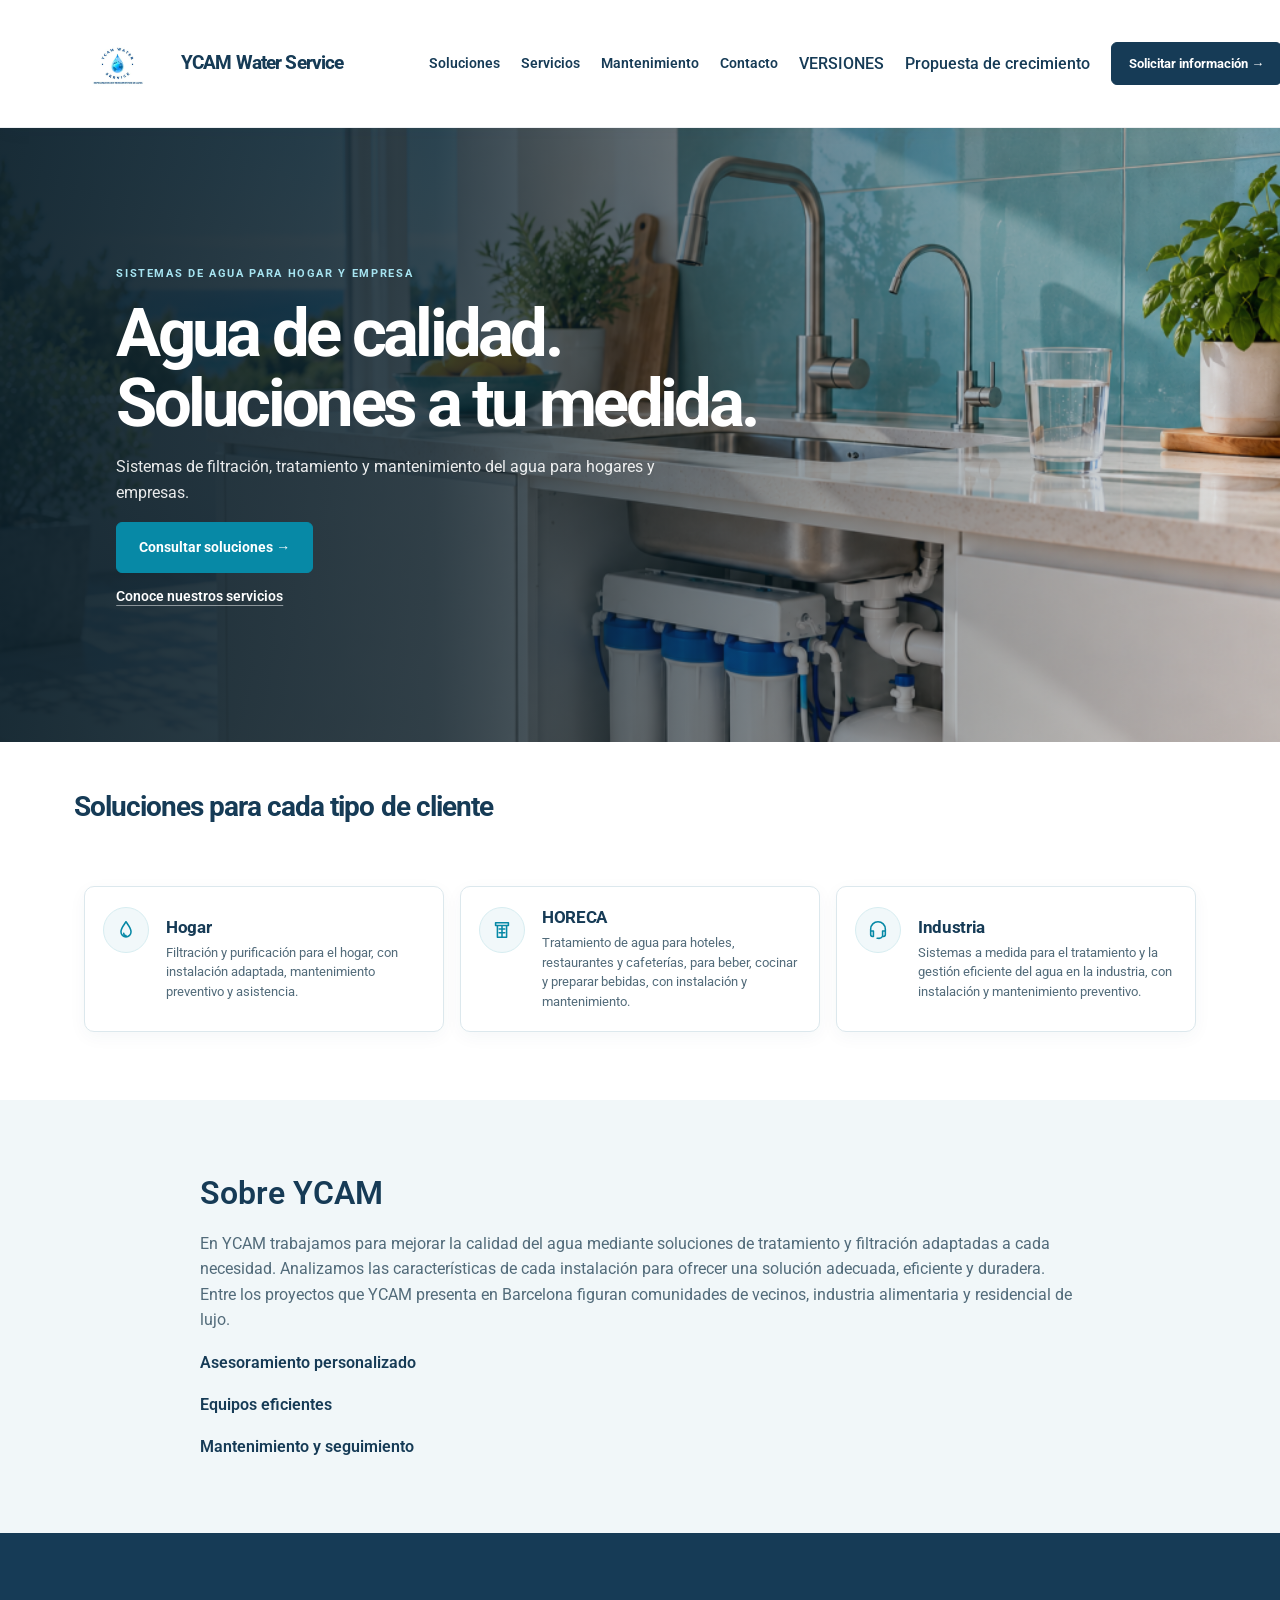
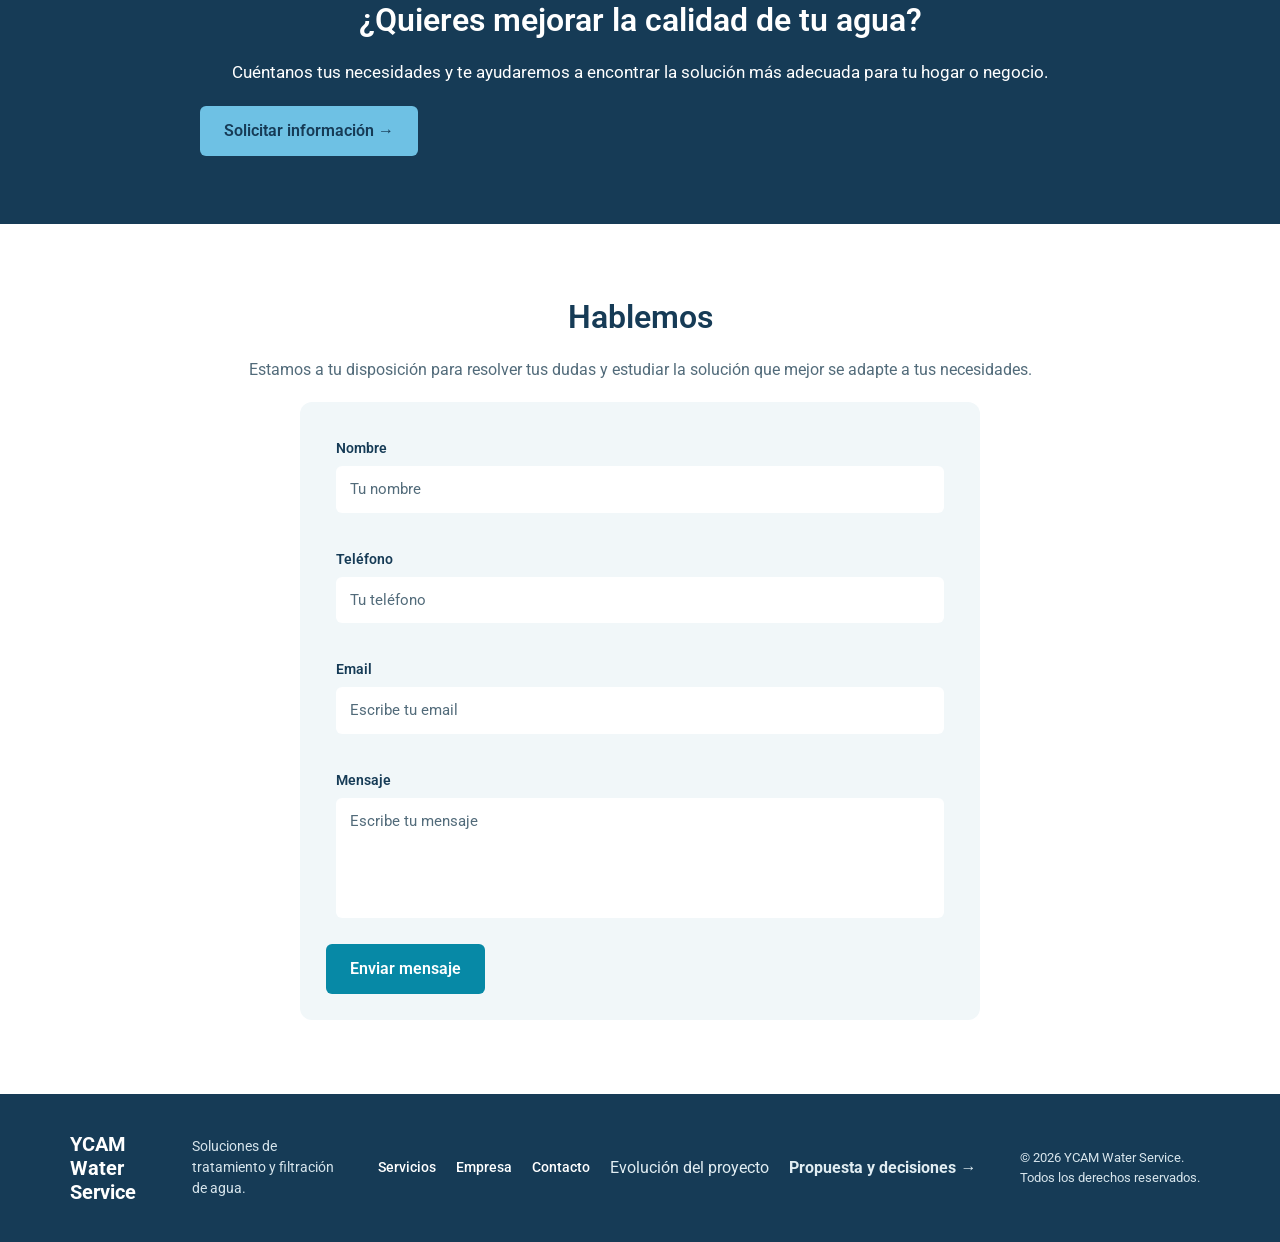
<file: docs/index.html>
<!DOCTYPE html>
<html lang="en-US">
<head>
	<meta charset="UTF-8">
		<title>YCAM Water Service</title>
<meta name='robots' content='max-image-preview:large' />
<script>Object.defineProperty(window,"angiePlugin",{value:{"schemaVersion":1,"available":true,"version":"1.1.19"},writable:false,configurable:false});</script><style id="wp-img-auto-sizes-contain-inline-css">
img:is([sizes=auto i],[sizes^="auto," i]){contain-intrinsic-size:3000px 1500px}
/*# sourceURL=wp-img-auto-sizes-contain-inline-css */
</style>
<style id="wp-emoji-styles-inline-css">

	img.wp-smiley, img.emoji {
		display: inline !important;
		border: none !important;
		box-shadow: none !important;
		height: 1em !important;
		width: 1em !important;
		margin: 0 0.07em !important;
		vertical-align: -0.1em !important;
		background: none !important;
		padding: 0 !important;
	}
/*# sourceURL=wp-emoji-styles-inline-css */
</style>
<style id="global-styles-inline-css">
:root{--wp--preset--aspect-ratio--square: 1;--wp--preset--aspect-ratio--4-3: 4/3;--wp--preset--aspect-ratio--3-4: 3/4;--wp--preset--aspect-ratio--3-2: 3/2;--wp--preset--aspect-ratio--2-3: 2/3;--wp--preset--aspect-ratio--16-9: 16/9;--wp--preset--aspect-ratio--9-16: 9/16;--wp--preset--color--black: #000000;--wp--preset--color--cyan-bluish-gray: #abb8c3;--wp--preset--color--white: #ffffff;--wp--preset--color--pale-pink: #f78da7;--wp--preset--color--vivid-red: #cf2e2e;--wp--preset--color--luminous-vivid-orange: #ff6900;--wp--preset--color--luminous-vivid-amber: #fcb900;--wp--preset--color--light-green-cyan: #7bdcb5;--wp--preset--color--vivid-green-cyan: #00d084;--wp--preset--color--pale-cyan-blue: #8ed1fc;--wp--preset--color--vivid-cyan-blue: #0693e3;--wp--preset--color--vivid-purple: #9b51e0;--wp--preset--gradient--vivid-cyan-blue-to-vivid-purple: linear-gradient(135deg,rgb(6,147,227) 0%,rgb(155,81,224) 100%);--wp--preset--gradient--light-green-cyan-to-vivid-green-cyan: linear-gradient(135deg,rgb(122,220,180) 0%,rgb(0,208,130) 100%);--wp--preset--gradient--luminous-vivid-amber-to-luminous-vivid-orange: linear-gradient(135deg,rgb(252,185,0) 0%,rgb(255,105,0) 100%);--wp--preset--gradient--luminous-vivid-orange-to-vivid-red: linear-gradient(135deg,rgb(255,105,0) 0%,rgb(207,46,46) 100%);--wp--preset--gradient--very-light-gray-to-cyan-bluish-gray: linear-gradient(135deg,rgb(238,238,238) 0%,rgb(169,184,195) 100%);--wp--preset--gradient--cool-to-warm-spectrum: linear-gradient(135deg,rgb(74,234,220) 0%,rgb(151,120,209) 20%,rgb(207,42,186) 40%,rgb(238,44,130) 60%,rgb(251,105,98) 80%,rgb(254,248,76) 100%);--wp--preset--gradient--blush-light-purple: linear-gradient(135deg,rgb(255,206,236) 0%,rgb(152,150,240) 100%);--wp--preset--gradient--blush-bordeaux: linear-gradient(135deg,rgb(254,205,165) 0%,rgb(254,45,45) 50%,rgb(107,0,62) 100%);--wp--preset--gradient--luminous-dusk: linear-gradient(135deg,rgb(255,203,112) 0%,rgb(199,81,192) 50%,rgb(65,88,208) 100%);--wp--preset--gradient--pale-ocean: linear-gradient(135deg,rgb(255,245,203) 0%,rgb(182,227,212) 50%,rgb(51,167,181) 100%);--wp--preset--gradient--electric-grass: linear-gradient(135deg,rgb(202,248,128) 0%,rgb(113,206,126) 100%);--wp--preset--gradient--midnight: linear-gradient(135deg,rgb(2,3,129) 0%,rgb(40,116,252) 100%);--wp--preset--font-size--small: 13px;--wp--preset--font-size--medium: 20px;--wp--preset--font-size--large: 36px;--wp--preset--font-size--x-large: 42px;--wp--preset--spacing--20: 0.44rem;--wp--preset--spacing--30: 0.67rem;--wp--preset--spacing--40: 1rem;--wp--preset--spacing--50: 1.5rem;--wp--preset--spacing--60: 2.25rem;--wp--preset--spacing--70: 3.38rem;--wp--preset--spacing--80: 5.06rem;--wp--preset--shadow--natural: 6px 6px 9px rgba(0, 0, 0, 0.2);--wp--preset--shadow--deep: 12px 12px 50px rgba(0, 0, 0, 0.4);--wp--preset--shadow--sharp: 6px 6px 0px rgba(0, 0, 0, 0.2);--wp--preset--shadow--outlined: 6px 6px 0px -3px rgb(255, 255, 255), 6px 6px rgb(0, 0, 0);--wp--preset--shadow--crisp: 6px 6px 0px rgb(0, 0, 0);}.wp-block-button{--wp--preset--dimension--25: 25%;--wp--preset--dimension--50: 50%;--wp--preset--dimension--75: 75%;--wp--preset--dimension--100: 100%;}:root { --wp--style--global--content-size: 800px;--wp--style--global--wide-size: 1200px; }:where(body) { margin: 0; }.wp-site-blocks > .alignleft { float: left; margin-right: 2em; }.wp-site-blocks > .alignright { float: right; margin-left: 2em; }.wp-site-blocks > .aligncenter { justify-content: center; margin-left: auto; margin-right: auto; }:where(.wp-site-blocks) > * { margin-block-start: 24px; margin-block-end: 0; }:where(.wp-site-blocks) > :first-child { margin-block-start: 0; }:where(.wp-site-blocks) > :last-child { margin-block-end: 0; }:root { --wp--style--block-gap: 24px; }:root :where(.is-layout-flow) > :first-child{margin-block-start: 0;}:root :where(.is-layout-flow) > :last-child{margin-block-end: 0;}:root :where(.is-layout-flow) > *{margin-block-start: 24px;margin-block-end: 0;}:root :where(.is-layout-constrained) > :first-child{margin-block-start: 0;}:root :where(.is-layout-constrained) > :last-child{margin-block-end: 0;}:root :where(.is-layout-constrained) > *{margin-block-start: 24px;margin-block-end: 0;}:root :where(.is-layout-flex){gap: 24px;}:root :where(.is-layout-grid){gap: 24px;}.is-layout-flow > .alignleft{float: left;margin-inline-start: 0;margin-inline-end: 2em;}.is-layout-flow > .alignright{float: right;margin-inline-start: 2em;margin-inline-end: 0;}.is-layout-flow > .aligncenter{margin-left: auto !important;margin-right: auto !important;}.is-layout-constrained > .alignleft{float: left;margin-inline-start: 0;margin-inline-end: 2em;}.is-layout-constrained > .alignright{float: right;margin-inline-start: 2em;margin-inline-end: 0;}.is-layout-constrained > .aligncenter{margin-left: auto !important;margin-right: auto !important;}.is-layout-constrained > :where(:not(.alignleft):not(.alignright):not(.alignfull)){max-width: var(--wp--style--global--content-size);margin-left: auto !important;margin-right: auto !important;}.is-layout-constrained > .alignwide{max-width: var(--wp--style--global--wide-size);}body .is-layout-flex{display: flex;}.is-layout-flex{flex-wrap: wrap;align-items: center;}.is-layout-flex > :is(*, div){margin: 0;}body .is-layout-grid{display: grid;}.is-layout-grid > :is(*, div){margin: 0;}body{padding-top: 0px;padding-right: 0px;padding-bottom: 0px;padding-left: 0px;}:root :where(.wp-element-button, .wp-block-button__link){background-color: #32373c;border-width: 0;color: #fff;font-family: inherit;font-size: inherit;font-style: inherit;font-weight: inherit;letter-spacing: inherit;line-height: inherit;padding-top: calc(0.667em + 2px);padding-right: calc(1.333em + 2px);padding-bottom: calc(0.667em + 2px);padding-left: calc(1.333em + 2px);text-decoration: none;text-transform: inherit;}.has-black-color{color: var(--wp--preset--color--black) !important;}.has-cyan-bluish-gray-color{color: var(--wp--preset--color--cyan-bluish-gray) !important;}.has-white-color{color: var(--wp--preset--color--white) !important;}.has-pale-pink-color{color: var(--wp--preset--color--pale-pink) !important;}.has-vivid-red-color{color: var(--wp--preset--color--vivid-red) !important;}.has-luminous-vivid-orange-color{color: var(--wp--preset--color--luminous-vivid-orange) !important;}.has-luminous-vivid-amber-color{color: var(--wp--preset--color--luminous-vivid-amber) !important;}.has-light-green-cyan-color{color: var(--wp--preset--color--light-green-cyan) !important;}.has-vivid-green-cyan-color{color: var(--wp--preset--color--vivid-green-cyan) !important;}.has-pale-cyan-blue-color{color: var(--wp--preset--color--pale-cyan-blue) !important;}.has-vivid-cyan-blue-color{color: var(--wp--preset--color--vivid-cyan-blue) !important;}.has-vivid-purple-color{color: var(--wp--preset--color--vivid-purple) !important;}.has-black-background-color{background-color: var(--wp--preset--color--black) !important;}.has-cyan-bluish-gray-background-color{background-color: var(--wp--preset--color--cyan-bluish-gray) !important;}.has-white-background-color{background-color: var(--wp--preset--color--white) !important;}.has-pale-pink-background-color{background-color: var(--wp--preset--color--pale-pink) !important;}.has-vivid-red-background-color{background-color: var(--wp--preset--color--vivid-red) !important;}.has-luminous-vivid-orange-background-color{background-color: var(--wp--preset--color--luminous-vivid-orange) !important;}.has-luminous-vivid-amber-background-color{background-color: var(--wp--preset--color--luminous-vivid-amber) !important;}.has-light-green-cyan-background-color{background-color: var(--wp--preset--color--light-green-cyan) !important;}.has-vivid-green-cyan-background-color{background-color: var(--wp--preset--color--vivid-green-cyan) !important;}.has-pale-cyan-blue-background-color{background-color: var(--wp--preset--color--pale-cyan-blue) !important;}.has-vivid-cyan-blue-background-color{background-color: var(--wp--preset--color--vivid-cyan-blue) !important;}.has-vivid-purple-background-color{background-color: var(--wp--preset--color--vivid-purple) !important;}.has-black-border-color{border-color: var(--wp--preset--color--black) !important;}.has-cyan-bluish-gray-border-color{border-color: var(--wp--preset--color--cyan-bluish-gray) !important;}.has-white-border-color{border-color: var(--wp--preset--color--white) !important;}.has-pale-pink-border-color{border-color: var(--wp--preset--color--pale-pink) !important;}.has-vivid-red-border-color{border-color: var(--wp--preset--color--vivid-red) !important;}.has-luminous-vivid-orange-border-color{border-color: var(--wp--preset--color--luminous-vivid-orange) !important;}.has-luminous-vivid-amber-border-color{border-color: var(--wp--preset--color--luminous-vivid-amber) !important;}.has-light-green-cyan-border-color{border-color: var(--wp--preset--color--light-green-cyan) !important;}.has-vivid-green-cyan-border-color{border-color: var(--wp--preset--color--vivid-green-cyan) !important;}.has-pale-cyan-blue-border-color{border-color: var(--wp--preset--color--pale-cyan-blue) !important;}.has-vivid-cyan-blue-border-color{border-color: var(--wp--preset--color--vivid-cyan-blue) !important;}.has-vivid-purple-border-color{border-color: var(--wp--preset--color--vivid-purple) !important;}.has-vivid-cyan-blue-to-vivid-purple-gradient-background{background: var(--wp--preset--gradient--vivid-cyan-blue-to-vivid-purple) !important;}.has-light-green-cyan-to-vivid-green-cyan-gradient-background{background: var(--wp--preset--gradient--light-green-cyan-to-vivid-green-cyan) !important;}.has-luminous-vivid-amber-to-luminous-vivid-orange-gradient-background{background: var(--wp--preset--gradient--luminous-vivid-amber-to-luminous-vivid-orange) !important;}.has-luminous-vivid-orange-to-vivid-red-gradient-background{background: var(--wp--preset--gradient--luminous-vivid-orange-to-vivid-red) !important;}.has-very-light-gray-to-cyan-bluish-gray-gradient-background{background: var(--wp--preset--gradient--very-light-gray-to-cyan-bluish-gray) !important;}.has-cool-to-warm-spectrum-gradient-background{background: var(--wp--preset--gradient--cool-to-warm-spectrum) !important;}.has-blush-light-purple-gradient-background{background: var(--wp--preset--gradient--blush-light-purple) !important;}.has-blush-bordeaux-gradient-background{background: var(--wp--preset--gradient--blush-bordeaux) !important;}.has-luminous-dusk-gradient-background{background: var(--wp--preset--gradient--luminous-dusk) !important;}.has-pale-ocean-gradient-background{background: var(--wp--preset--gradient--pale-ocean) !important;}.has-electric-grass-gradient-background{background: var(--wp--preset--gradient--electric-grass) !important;}.has-midnight-gradient-background{background: var(--wp--preset--gradient--midnight) !important;}.has-small-font-size{font-size: var(--wp--preset--font-size--small) !important;}.has-medium-font-size{font-size: var(--wp--preset--font-size--medium) !important;}.has-large-font-size{font-size: var(--wp--preset--font-size--large) !important;}.has-x-large-font-size{font-size: var(--wp--preset--font-size--x-large) !important;}
:root :where(.wp-block-icon svg){width: 24px;}
:root :where(.wp-block-pullquote){font-size: 1.5em;line-height: 1.6;}
/*# sourceURL=global-styles-inline-css */
</style>
<link rel='stylesheet' id='hello-elementor-css' href='wp-content/themes/hello-elementor/assets/css/reset.css?ver=3.5.1' media='all' />
<link rel='stylesheet' id='hello-elementor-theme-style-css' href='wp-content/themes/hello-elementor/assets/css/theme.css?ver=3.5.1' media='all' />
<link rel='stylesheet' id='hello-elementor-header-footer-css' href='wp-content/themes/hello-elementor/assets/css/header-footer.css?ver=3.5.1' media='all' />
<link rel='stylesheet' id='elementor-frontend-css' href='wp-content/plugins/elementor/assets/css/frontend.min.css?ver=4.3.4' media='all' />
<style id="elementor-frontend-inline-css">
.e-heading-base a, .e-paragraph-base a { all: unset; cursor: pointer; }form[data-element_type="e-form"].form-state-success [data-element_type="e-form-success-message"],form[data-element_type="e-form"].form-state-error [data-element_type="e-form-error-message"]{ display: block; }.elementor-edit-mode [data-element_type="e-form-success-message"]:is(.elementor-element-editable, :has(.elementor-element-editable), :has(> .elementor-empty-view)),.elementor-edit-mode [data-element_type="e-form-error-message"]:is(.elementor-element-editable, :has(.elementor-element-editable), :has(> .elementor-empty-view)){ display: block; }.e-background-video { position: relative; overflow: hidden; }.e-background-video__media { position: absolute; inset: 0; width: 100%; height: 100%; object-fit: cover; pointer-events: none; z-index: 0; }.e-background-video__content { position: relative; z-index: 1; flex: 1 1 auto; }.elementor-edit-mode .e-background-video__content.e-atomic-element:has(> .elementor-empty-view) { display: flex; flex-direction: column; flex: 1 1 auto; min-height: 0; }.elementor-edit-mode .e-background-video__content.e-atomic-element:has(> .elementor-empty-view) > .elementor-empty-view.elementor-empty-view { position: relative; flex: 1 1 auto; min-height: 120px; height: auto; width: 100%; }.elementor-edit-mode .e-background-video__content.e-atomic-element:has(> .elementor-empty-view) > .elementor-empty-view > .elementor-first-add { position: absolute; inset: 0; width: 100%; height: 100%; }.e-background-video__controls { z-index: 2; }.e-background-video__play, .e-background-video__pause { appearance: none; -webkit-appearance: none; }.e-background-video.e-background-video--playing .e-background-video__play { display: none; }.e-background-video.e-background-video--paused .e-background-video__pause { display: none; }.e-background-video:not(.e-background-video--playing):not(.e-background-video--paused) .e-background-video__controls,.e-background-video:not(.e-background-video--playing):not(.e-background-video--paused) .e-background-video__play,.e-background-video:not(.e-background-video--playing):not(.e-background-video--paused) .e-background-video__pause { display: none; }.e-accordion-item-header-base { list-style: none; }.e-accordion-item-header-base::-webkit-details-marker { display: none; }.e-accordion-item-base { interpolate-size: allow-keywords; }.e-accordion-item-base::details-content {block-size: 0; overflow: hidden;transition: block-size .3s ease, content-visibility .3s ease allow-discrete;}.e-accordion-item-base[open]::details-content { block-size: auto; }.e-accordion-item-icon-base.e-accordion-item-icon-base .e-svg-base { width: auto; height: 100%; max-width: 100%; }.e-accordion-item-icon-base.e-accordion-item-icon-base .e-svg-base svg { width: auto !important; }.e-accordion-item-icon-base svg { transition: transform .3s ease; }.e-accordion-item-base[open] > summary .e-accordion-item-icon-base svg { transform: rotate(180deg); }
/*# sourceURL=elementor-frontend-inline-css */
</style>
<link rel='stylesheet' id='elementor-post-6-css' href='wp-content/uploads/elementor/css/post-6.css?ver=1792266921' media='all' />
<link rel='stylesheet' id='widget-image-css' href='wp-content/plugins/elementor/assets/css/widget-image.min.css?ver=4.3.4' media='all' />
<link rel='stylesheet' id='elementor-post-15-css' href='wp-content/uploads/elementor/css/post-15.css?ver=1792286512' media='all' />
<link rel='stylesheet' id='base-desktop-css' href='wp-content/uploads/elementor/css/base-desktop.css?ver=6ad3d2a95cae0' media='all' />
<link rel='stylesheet' id='local-15-frontend-desktop-css' href='wp-content/uploads/elementor/css/local-15-frontend-desktop.css?ver=6ad41c5f05a82' media='all' />
<link rel='stylesheet' id='local-15-frontend-tablet-css' href='wp-content/uploads/elementor/css/local-15-frontend-tablet.css?ver=6ad41c5f05a82' media='(max-width:1024px)' />
<link rel='stylesheet' id='base-mobile-css' href='wp-content/uploads/elementor/css/base-mobile.css?ver=6ad3d2a95cae0' media='(max-width:767px)' />
<link rel='stylesheet' id='local-15-frontend-mobile-css' href='wp-content/uploads/elementor/css/local-15-frontend-mobile.css?ver=6ad41c5f05a82' media='(max-width:767px)' />
<link rel='stylesheet' id='ycam-v3-design-phase1-css' href='wp-content/mu-plugins/ycam-v3-design-phase1.css?ver=1792267086' media='all' />
<link rel='stylesheet' id='elementor-gf-roboto-css' href='https://fonts.googleapis.com/css?family=Roboto:100,100italic,200,200italic,300,300italic,400,400italic,500,500italic,600,600italic,700,700italic,800,800italic,900,900italic&#038;display=swap' media='all' />
<link rel='stylesheet' id='elementor-gf-robotoslab-css' href='https://fonts.googleapis.com/css?family=Roboto+Slab:100,100italic,200,200italic,300,300italic,400,400italic,500,500italic,600,600italic,700,700italic,800,800italic,900,900italic&#038;display=swap' media='all' />
<script id="jquery-core-js" src="wp-includes/js/jquery/jquery.min.js?ver=3.7.1"></script>
<script id="jquery-migrate-js" src="wp-includes/js/jquery/jquery-migrate.min.js?ver=3.4.1"></script>
<link rel="canonical" href="index.html" />
<link rel='shortlink' href="index.html" />
<style>
				.e-con.e-parent:nth-of-type(n+4):not(.e-lazyloaded):not(.e-no-lazyload),
				.e-con.e-parent:nth-of-type(n+4):not(.e-lazyloaded):not(.e-no-lazyload) * {
					background-image: none !important;
				}
				@media screen and (max-height: 1024px) {
					.e-con.e-parent:nth-of-type(n+3):not(.e-lazyloaded):not(.e-no-lazyload),
					.e-con.e-parent:nth-of-type(n+3):not(.e-lazyloaded):not(.e-no-lazyload) * {
						background-image: none !important;
					}
				}
				@media screen and (max-height: 640px) {
					.e-con.e-parent:nth-of-type(n+2):not(.e-lazyloaded):not(.e-no-lazyload),
					.e-con.e-parent:nth-of-type(n+2):not(.e-lazyloaded):not(.e-no-lazyload) * {
						background-image: none !important;
					}
				}
			</style>
				<meta name="viewport" content="width=device-width, initial-scale=1.0, viewport-fit=cover" /></head>
<body class="home wp-singular page-template page-template-elementor_canvas page page-id-15 wp-embed-responsive wp-theme-hello-elementor angie-default hello-elementor-default elementor-default elementor-template-canvas elementor-kit-6 elementor-page elementor-page-15">
			<div data-elementor-type="wp-page" data-elementor-id="15" class="elementor elementor-15">
				<div class="elementor-element elementor-element-ae43bda e-con e-atomic-element e-flexbox-base e-default-div e-c87ca11 " data-id="ae43bda" data-element_type="e-flexbox" data-e-type="e-flexbox" data-interaction-id="ae43bda">
    <div class="elementor-element elementor-element-02d88e9 e-con e-atomic-element e-flexbox-base e-default-div e-21feb1e " data-id="02d88e9" data-element_type="e-flexbox" data-e-type="e-flexbox" data-interaction-id="02d88e9">
    <div class="elementor-element elementor-element-2ff5383 e-con e-atomic-element e-flexbox-base e-default-div e-2ff5383-5bf7bf8 " data-id="2ff5383" data-element_type="e-flexbox" data-e-type="e-flexbox" data-interaction-id="2ff5383">
    			<img fetchpriority="high" decoding="async" class="e-image-base e-default-img e-23048bc-ea4a026" data-interaction-id="23048bc" id="24" src="wp-content/uploads/2026/10/logo-ycam.jpg" width="500" height="500" srcset="wp-content/uploads/2026/10/logo-ycam.jpg 500w, wp-content/uploads/2026/10/logo-ycam-300x300.jpg 300w, wp-content/uploads/2026/10/logo-ycam-150x150.jpg 150w" alt=""/>		
</div>
<div class="elementor-element elementor-element-58a19d5 e-con e-atomic-element e-flexbox-base e-default-div " data-id="58a19d5" data-element_type="e-flexbox" data-e-type="e-flexbox" data-interaction-id="58a19d5">
    			<h2 data-interaction-id="aa0c945" class="e-aa0c945-4aa96d3 e-heading-base e-default-h2">YCAM Water Service</h2>
		
</div>

</div>
<div class="elementor-element elementor-element-938135f e-con e-atomic-element e-flexbox-base e-default-div e-5e89010 " data-id="938135f" data-element_type="e-flexbox" data-e-type="e-flexbox" data-interaction-id="938135f">
    			<h2 data-interaction-id="03ef8b8" class="e-7360ed1a-ac18 e-heading-base e-default-h2"><a href="#servicios" target="_self" class="e-heading-link-base e-default-a">
		Soluciones
	</a></h2>
					<h2 data-interaction-id="1077110" class="e-12bcea1e-d6d1 e-heading-base e-default-h2"><a href="#servicios" target="_self" class="e-heading-link-base e-default-a">
		Servicios
	</a></h2>
					<h2 data-interaction-id="173c649" class="e-7692d6a4-ab4b e-heading-base e-default-h2"><a href="#contacto" target="_self" class="e-heading-link-base e-default-a">
		Mantenimiento
	</a></h2>
					<h2 data-interaction-id="6965faa" class="e-7b9ab066-d914 e-heading-base e-default-h2"><a href="#contacto" target="_self" class="e-heading-link-base e-default-a">
		Contacto
	</a></h2>
					<h2 data-interaction-id="staticVersions" class="e-7b9ab066-d914 e-heading-base e-default-h2"><a href="evolucion-del-proyecto.html" target="_self" class="e-heading-link-base e-default-a">
		VERSIONES
	</a></h2>
		<h2 data-interaction-id="edd6fd4" class="e-edd6fd4-7dc064a e-heading-base e-default-h2"><a href="propuesta-de-crecimiento.html" target="_self" class="e-heading-link-base e-default-a">
		Propuesta de crecimiento
	</a></h2>
					<a href="#contacto" target="_self" class="e-ycam-v3-header-cta e-button-base e-default-a" data-interaction-id="headerCtaV3">
	Solicitar información →
</a>
		
</div>

</div>
<section class="elementor-element elementor-element-hero2026 e-con e-atomic-element e-flexbox-base e-default-section e-3155ada-0114e22 " data-id="hero2026" data-element_type="e-flexbox" data-e-type="e-flexbox" data-interaction-id="hero2026">
    <div class="elementor-element elementor-element-heroInner e-con e-atomic-element e-flexbox-base e-default-div e-83a8493-0da1963 " data-id="heroInner" data-element_type="e-flexbox" data-e-type="e-flexbox" data-interaction-id="heroInner">
    <div class="elementor-element elementor-element-heroLeft e-con e-atomic-element e-flexbox-base e-default-div e-81a1cc4-8dc653f " data-id="heroLeft" data-element_type="e-flexbox" data-e-type="e-flexbox" data-interaction-id="heroLeft">
    			<p class="e-c052d5f-9932108 e-paragraph-base e-default-p" data-interaction-id="heroBadge">SISTEMAS DE AGUA PARA HOGAR Y EMPRESA</p>
					<h1 data-interaction-id="heroTitle" class="e-24ce047-1c96abb e-heading-base e-default-h1">Agua de calidad. Soluciones a tu medida.</h1>
					<p class="e-84b5850-94173e7 e-paragraph-base e-default-p" data-interaction-id="heroText">Sistemas de filtración, tratamiento y mantenimiento del agua para hogares y empresas.</p>
					<a href="#contacto" target="_self" class="e-732ddd4-f8556b6 e-button-base e-default-a" data-interaction-id="heroButton">
	Consultar soluciones →
</a>
					<h2 data-interaction-id="heroSecondaryV3" class="e-ycam-v3-hero-secondary e-heading-base e-default-h2"><a href="#servicios" target="_self" class="e-heading-link-base e-default-a">
		Conoce nuestros servicios
	</a></h2>
		
</div>
<div class="elementor-element elementor-element-heroRight e-con e-atomic-element e-flexbox-base e-default-div e-3c4c6dd-35aa444 " data-id="heroRight" data-element_type="e-flexbox" data-e-type="e-flexbox" data-interaction-id="heroRight">
    		<div class="elementor-element elementor-element-ff057bf elementor-widget elementor-widget-image" data-id="ff057bf" data-element_type="widget" data-e-type="widget" data-widget_type="image.default">
															<img decoding="async" width="800" height="534" src="wp-content/uploads/2026/10/Cuina-costanera-amb-filtre-daigua-1024x683.png" class="attachment-large size-large wp-image-18" alt="" srcset="wp-content/uploads/2026/10/Cuina-costanera-amb-filtre-daigua-1024x683.png 1024w, wp-content/uploads/2026/10/Cuina-costanera-amb-filtre-daigua-300x200.png 300w, wp-content/uploads/2026/10/Cuina-costanera-amb-filtre-daigua-768x512.png 768w, wp-content/uploads/2026/10/Cuina-costanera-amb-filtre-daigua.png 1536w" sizes="(max-width: 800px) 100vw, 800px" />															</div>
		
</div>

</div>

</section>
<section class="elementor-element elementor-element-servicesSection e-con e-atomic-element e-flexbox-base e-default-section e-97c99ef-535117e " data-id="servicesSection" data-element_type="e-flexbox" data-e-type="e-flexbox" data-interaction-id="servicesSection" id="servicios">
    <div class="elementor-element elementor-element-servicesInner e-con e-atomic-element e-flexbox-base e-default-div e-008e481-309e637 " data-id="servicesInner" data-element_type="e-flexbox" data-e-type="e-flexbox" data-interaction-id="servicesInner">
    			<h2 data-interaction-id="servicesTitle" class="e-b8e0d30-75d862b e-heading-base e-default-h2">Soluciones para cada tipo de cliente</h2>
		<div class="elementor-element elementor-element-servicesGrid e-con e-atomic-element e-flexbox-base e-default-div e-b7e564a-4036455 " data-id="servicesGrid" data-element_type="e-flexbox" data-e-type="e-flexbox" data-interaction-id="servicesGrid">
    <div class="elementor-element elementor-element-serviceCard1 e-con e-atomic-element e-flexbox-base e-default-div e-c3a9834-0dc24ba " data-id="serviceCard1" data-element_type="e-flexbox" data-e-type="e-flexbox" data-interaction-id="serviceCard1">
    			<h3 data-interaction-id="serviceTitle1" class="e-70fd339-375fc4f e-heading-base e-default-h3">Hogar</h3>
					<p class="e-65cf6b8-f1c55a4 e-paragraph-base e-default-p" data-interaction-id="serviceText1">Filtración y purificación para el hogar, con instalación adaptada, mantenimiento preventivo y asistencia.</p>
		
</div>
<div class="elementor-element elementor-element-serviceCard2 e-con e-atomic-element e-flexbox-base e-default-div e-c3a9834-0dc24ba " data-id="serviceCard2" data-element_type="e-flexbox" data-e-type="e-flexbox" data-interaction-id="serviceCard2">
    			<h3 data-interaction-id="serviceTitle2" class="e-f264322-c906d9b e-heading-base e-default-h3">HORECA</h3>
					<p class="e-0bc3678-01457b4 e-paragraph-base e-default-p" data-interaction-id="serviceText2">Tratamiento de agua para hoteles, restaurantes y cafeterías, para beber, cocinar y preparar bebidas, con instalación y mantenimiento.</p>
		
</div>
<div class="elementor-element elementor-element-serviceCard3 e-con e-atomic-element e-flexbox-base e-default-div e-c3a9834-0dc24ba " data-id="serviceCard3" data-element_type="e-flexbox" data-e-type="e-flexbox" data-interaction-id="serviceCard3">
    			<h3 data-interaction-id="serviceTitle3" class="e-f184056-37d6cd2 e-heading-base e-default-h3">Industria</h3>
					<p class="e-dadb6d6-944c7d2 e-paragraph-base e-default-p" data-interaction-id="serviceText3">Sistemas a medida para el tratamiento y la gestión eficiente del agua en la industria, con instalación y mantenimiento preventivo.</p>
		
</div>

</div>

</div>

</section>
<section class="elementor-element elementor-element-companySection e-con e-atomic-element e-flexbox-base e-default-section e-f5f89e6-e6e2c9e " data-id="companySection" data-element_type="e-flexbox" data-e-type="e-flexbox" data-interaction-id="companySection" id="empresa">
    <div class="elementor-element elementor-element-companyInner e-con e-atomic-element e-flexbox-base e-default-div e-e9d2142-4ea3857 " data-id="companyInner" data-element_type="e-flexbox" data-e-type="e-flexbox" data-interaction-id="companyInner">
    			<h2 data-interaction-id="companyTitle" class="e-e4fa384-b2141b6 e-heading-base e-default-h2">Sobre YCAM</h2>
					<p class="e-a1aea53-e5fc22e e-paragraph-base e-default-p" data-interaction-id="companyCopy">En YCAM trabajamos para mejorar la calidad del agua mediante soluciones de tratamiento y filtración adaptadas a cada necesidad. Analizamos las características de cada instalación para ofrecer una solución adecuada, eficiente y duradera. Entre los proyectos que YCAM presenta en Barcelona figuran comunidades de vecinos, industria alimentaria y residencial de lujo.</p>
					<p class="e-a9da67d-ebdb59d e-paragraph-base e-default-p" data-interaction-id="companyPoint1">Asesoramiento personalizado</p>
					<p class="e-68c983d-dca749d e-paragraph-base e-default-p" data-interaction-id="companyPoint2">Equipos eficientes</p>
					<p class="e-bc2da3c-f1e1869 e-paragraph-base e-default-p" data-interaction-id="companyPoint3">Mantenimiento y seguimiento</p>
		
</div>

</section>
<section class="elementor-element elementor-element-ctaSection e-con e-atomic-element e-flexbox-base e-default-section e-0af8f14-c397806 " data-id="ctaSection" data-element_type="e-flexbox" data-e-type="e-flexbox" data-interaction-id="ctaSection">
    <div class="elementor-element elementor-element-ctaInner e-con e-atomic-element e-flexbox-base e-default-div e-2404a81-6ec1b36 " data-id="ctaInner" data-element_type="e-flexbox" data-e-type="e-flexbox" data-interaction-id="ctaInner">
    			<h2 data-interaction-id="ctaTitle" class="e-76d940d-00cc423 e-heading-base e-default-h2">¿Quieres mejorar la calidad de tu agua?</h2>
					<p class="e-d6ea25c-27dc7fd e-paragraph-base e-default-p" data-interaction-id="ctaText">Cuéntanos tus necesidades y te ayudaremos a encontrar la solución más adecuada para tu hogar o negocio.</p>
					<a href="#contacto" target="_self" class="e-db9b8e3-467fa49 e-button-base e-default-a" data-interaction-id="ctaButton">
	Solicitar información →
</a>
		
</div>

</section>
<section class="elementor-element elementor-element-contactSection e-con e-atomic-element e-flexbox-base e-default-section e-a3a3938-9ce35df " data-id="contactSection" data-element_type="e-flexbox" data-e-type="e-flexbox" data-interaction-id="contactSection" id="contacto">
    <div class="elementor-element elementor-element-contactInner e-con e-atomic-element e-flexbox-base e-default-div e-c83bb88-88225c4 " data-id="contactInner" data-element_type="e-flexbox" data-e-type="e-flexbox" data-interaction-id="contactInner">
    			<h2 data-interaction-id="contactTitle" class="e-1b84c61-e050227 e-heading-base e-default-h2">Hablemos</h2>
					<p class="e-20c61c7-ad85d4b e-paragraph-base e-default-p" data-interaction-id="contactText">Estamos a tu disposición para resolver tus dudas y estudiar la solución que mejor se adapte a tus necesidades.</p>
		<div class="elementor-element elementor-element-contactFormVisual e-con e-atomic-element e-flexbox-base e-default-div e-9be515f-9ae11a3 " data-id="contactFormVisual" data-element_type="e-flexbox" data-e-type="e-flexbox" data-interaction-id="contactFormVisual">
    <div class="elementor-element elementor-element-formGroupnombre e-con e-atomic-element e-flexbox-base e-default-div e-889caac-058171b " data-id="formGroupnombre" data-element_type="e-flexbox" data-e-type="e-flexbox" data-interaction-id="formGroupnombre">
    			<p class="e-f1d5093-0403d80 e-paragraph-base e-default-p" data-interaction-id="formLabelnombre">Nombre</p>
		<div class="elementor-element elementor-element-formBoxnombre e-con e-atomic-element e-flexbox-base e-default-div e-b45057c-3a513ca " data-id="formBoxnombre" data-element_type="e-flexbox" data-e-type="e-flexbox" data-interaction-id="formBoxnombre">
    			<p class="e-647b224-aebde56 e-paragraph-base e-default-p" data-interaction-id="formPlaceholdernombre">Tu nombre</p>
		
</div>

</div>
<div class="elementor-element elementor-element-formGrouptelefono e-con e-atomic-element e-flexbox-base e-default-div e-2ec86b6-6dd012a " data-id="formGrouptelefono" data-element_type="e-flexbox" data-e-type="e-flexbox" data-interaction-id="formGrouptelefono">
    			<p class="e-bf4b79e-8b8849f e-paragraph-base e-default-p" data-interaction-id="formLabeltelefono">Teléfono</p>
		<div class="elementor-element elementor-element-formBoxtelefono e-con e-atomic-element e-flexbox-base e-default-div e-5beb752-5a2d25f " data-id="formBoxtelefono" data-element_type="e-flexbox" data-e-type="e-flexbox" data-interaction-id="formBoxtelefono">
    			<p class="e-0432794-0280e59 e-paragraph-base e-default-p" data-interaction-id="formPlaceholdertelefono">Tu teléfono</p>
		
</div>

</div>
<div class="elementor-element elementor-element-formGroupemail e-con e-atomic-element e-flexbox-base e-default-div e-0a19488-1a1d8f7 " data-id="formGroupemail" data-element_type="e-flexbox" data-e-type="e-flexbox" data-interaction-id="formGroupemail">
    			<p class="e-4aea027-64c4b13 e-paragraph-base e-default-p" data-interaction-id="formLabelemail">Email</p>
		<div class="elementor-element elementor-element-formBoxemail e-con e-atomic-element e-flexbox-base e-default-div e-c3b11ef-d77b996 " data-id="formBoxemail" data-element_type="e-flexbox" data-e-type="e-flexbox" data-interaction-id="formBoxemail">
    			<p class="e-1554f57-7b4ae52 e-paragraph-base e-default-p" data-interaction-id="formPlaceholderemail">Escribe tu email</p>
		
</div>

</div>
<div class="elementor-element elementor-element-formGroupmensaje e-con e-atomic-element e-flexbox-base e-default-div e-a53d14b-7ecd2fe " data-id="formGroupmensaje" data-element_type="e-flexbox" data-e-type="e-flexbox" data-interaction-id="formGroupmensaje">
    			<p class="e-6629c36-2f9c9af e-paragraph-base e-default-p" data-interaction-id="formLabelmensaje">Mensaje</p>
		<div class="elementor-element elementor-element-formBoxmensaje e-con e-atomic-element e-flexbox-base e-default-div e-19fff5e-a67c5f5 " data-id="formBoxmensaje" data-element_type="e-flexbox" data-e-type="e-flexbox" data-interaction-id="formBoxmensaje">
    			<p class="e-436cc73-163de26 e-paragraph-base e-default-p" data-interaction-id="formPlaceholdermensaje">Escribe tu mensaje</p>
		
</div>

</div>
			<button class="e-b700526-d866cc1 e-button-base e-default-button" data-interaction-id="formSubmit">
	Enviar mensaje
</button>
		
</div>

</div>

</section>
<footer class="elementor-element elementor-element-footerSection e-con e-atomic-element e-flexbox-base e-default-footer e-66d6da6-65c9576 " data-id="footerSection" data-element_type="e-flexbox" data-e-type="e-flexbox" data-interaction-id="footerSection">
    <div class="elementor-element elementor-element-footerInner e-con e-atomic-element e-flexbox-base e-default-div e-7740d6b-bf04409 " data-id="footerInner" data-element_type="e-flexbox" data-e-type="e-flexbox" data-interaction-id="footerInner">
    			<h3 data-interaction-id="footerBrand" class="e-a61cf8e-e732a08 e-heading-base e-default-h3">YCAM Water Service</h3>
					<p class="e-70b090b-7de15a2 e-paragraph-base e-default-p" data-interaction-id="footerTagline">Soluciones de tratamiento y filtración de agua.</p>
		<nav class="elementor-element elementor-element-footerNav e-con e-atomic-element e-flexbox-base e-default-nav e-d8b2d81-7a83086 " data-id="footerNav" data-element_type="e-flexbox" data-e-type="e-flexbox" data-interaction-id="footerNav">
    			<span class="e-4b261d4-3428807 e-paragraph-base e-default-span" data-interaction-id="footerLink1"><a href="#servicios" target="_self" class="e-paragraph-link-base e-default-a">
		Servicios
	</a></span>
					<span class="e-1c986f9-d676627 e-paragraph-base e-default-span" data-interaction-id="footerLink2"><a href="#empresa" target="_self" class="e-paragraph-link-base e-default-a">
		Empresa
	</a></span>
					<span class="e-c2442ee-d189fae e-paragraph-base e-default-span" data-interaction-id="footerLink3"><a href="#contacto" target="_self" class="e-paragraph-link-base e-default-a">
		Contacto
	</a></span>
					<p class="e-0a7069f-8265003 e-paragraph-base e-default-p" data-interaction-id="0a7069f"><a href="evolucion-del-proyecto.html" target="_self" class="e-paragraph-link-base e-default-a">
		Evolución del proyecto
	</a></p>
		<p class="e-0a7069f-8265003 e-paragraph-base e-default-p" data-interaction-id="footerDecisionStatic"><a href="propuesta-de-crecimiento.html#yg-confirm-form" target="_self" class="e-paragraph-link-base e-default-a"><strong>Propuesta y decisiones →</strong></a></p>
		
</nav>
			<p class="e-a08118c-165a4c4 e-paragraph-base e-default-p" data-interaction-id="footerCopyright">© 2026 YCAM Water Service. Todos los derechos reservados.</p>
		
</div>

</footer>
		</div>
					<script>
				( () => {
					const lazyloadRunObserver = () => {
						const lazyloadBackgrounds = document.querySelectorAll( `.e-con.e-parent:not(.e-lazyloaded)` );
						const lazyloadBackgroundObserver = new IntersectionObserver( ( entries ) => {
							entries.forEach( ( entry ) => {
								if ( entry.isIntersecting ) {
									let lazyloadBackground = entry.target;
									if( lazyloadBackground ) {
										lazyloadBackground.classList.add( 'e-lazyloaded' );
									}
									lazyloadBackgroundObserver.unobserve( entry.target );
								}
							});
						}, { rootMargin: '200px 0px 200px 0px' } );
						lazyloadBackgrounds.forEach( ( lazyloadBackground ) => {
							lazyloadBackgroundObserver.observe( lazyloadBackground );
						} );
					};
					const events = [
						'DOMContentLoaded',
						'elementor/lazyload/observe',
					];
					events.forEach( ( event ) => {
						document.addEventListener( event, lazyloadRunObserver );
					} );
				} )();
			</script>
			<script id="angie-canvas-template-js-before">
angieCanvasTemplateData = {"templateSlug":"angie-canvas"};
//# sourceURL=angie-canvas-template-js-before
</script>
<script id="hello-theme-frontend-js" src="wp-content/themes/hello-elementor/assets/js/hello-frontend.js?ver=3.5.1"></script>
<script id="elementor-webpack-runtime-js" src="wp-content/plugins/elementor/assets/js/webpack.runtime.min.js?ver=4.3.4"></script>
<script id="elementor-frontend-modules-js" src="wp-content/plugins/elementor/assets/js/frontend-modules.min.js?ver=4.3.4"></script>
<script id="jquery-ui-core-js-before">
jQuery.uiBackCompat = true;
//# sourceURL=jquery-ui-core-js-before
</script>
<script id="jquery-ui-core-js" src="wp-includes/js/jquery/ui/core.min.js?ver=1.14.2"></script>
<script id="elementor-frontend-js-before">
var elementorFrontendConfig = {"environmentMode":{"edit":false,"wpPreview":false,"isScriptDebug":false},"i18n":{"shareOnFacebook":"Share on Facebook","shareOnX":"Share on X","pinIt":"Pin it","download":"Download","downloadImage":"Download image","fullscreen":"Fullscreen","zoom":"Zoom","share":"Share","playVideo":"Play Video","previous":"Previous","next":"Next","close":"Close","a11yCarouselPrevSlideMessage":"Previous slide","a11yCarouselNextSlideMessage":"Next slide","a11yCarouselFirstSlideMessage":"This is the first slide","a11yCarouselLastSlideMessage":"This is the last slide","a11yCarouselPaginationBulletMessage":"Go to slide"},"is_rtl":false,"breakpoints":{"xs":0,"sm":480,"md":768,"lg":1025,"xl":1440,"xxl":1600},"responsive":{"breakpoints":{"mobile":{"label":"Mobile Portrait","value":767,"default_value":767,"direction":"max","is_enabled":true},"mobile_extra":{"label":"Mobile Landscape","value":880,"default_value":880,"direction":"max","is_enabled":false},"tablet":{"label":"Tablet Portrait","value":1024,"default_value":1024,"direction":"max","is_enabled":true},"tablet_extra":{"label":"Tablet Landscape","value":1200,"default_value":1200,"direction":"max","is_enabled":false},"laptop":{"label":"Laptop","value":1366,"default_value":1366,"direction":"max","is_enabled":false},"widescreen":{"label":"Widescreen","value":2400,"default_value":2400,"direction":"min","is_enabled":false}},"hasCustomBreakpoints":false},"version":"4.3.4","is_static":false,"experimentalFeatures":{"e_font_icon_svg":true,"additional_custom_breakpoints":true,"container":true,"e_optimized_markup":true,"hello-theme-header-footer":true,"nested-elements":true,"e_atomic_elements":true,"e_opt_in_v4":true,"import-export-customization":true},"urls":{"assets":"wp-content\/plugins\/elementor\/assets\/","ajaxurl":"","uploadUrl":"wp-content\/uploads"},"swiperClass":"swiper","settings":{"page":[],"editorPreferences":[]},"kit":{"active_breakpoints":["viewport_mobile","viewport_tablet"],"global_image_lightbox":"yes","lightbox_enable_counter":"yes","lightbox_enable_fullscreen":"yes","lightbox_enable_zoom":"yes","lightbox_enable_share":"yes","lightbox_title_src":"title","lightbox_description_src":"description","hello_header_logo_type":"title","hello_footer_logo_type":"logo"},"post":{"id":15,"title":"YCAM%20Water%20Service","excerpt":"","featuredImage":false}};
//# sourceURL=elementor-frontend-js-before
</script>
<script id="elementor-frontend-js" src="wp-content/plugins/elementor/assets/js/frontend.min.js?ver=4.3.4"></script>
<script id="wp-emoji-settings" type="application/json">
{"baseUrl":"https://s.w.org/images/core/emoji/17.0.2/72x72/","ext":".png","svgUrl":"https://s.w.org/images/core/emoji/17.0.2/svg/","svgExt":".svg","source":{"concatemoji":"wp-includes/js/wp-emoji-release.min.js?ver=7.1.3"}}
</script>
<script type="module">
/*! This file is auto-generated */
var e="script#wp-emoji-settings",t=document.querySelector(e);if(!(t instanceof HTMLScriptElement))throw new Error("Element missing: "+e);const r=JSON.parse(t.text),s=(window._wpemojiSettings=r,"wpEmojiSettingsSupports"),o=["flag","emoji"];function i(e){try{var t={supportTests:e,timestamp:(new Date).valueOf()};sessionStorage.setItem(s,JSON.stringify(t))}catch(e){}}function c(e,t,n){e.clearRect(0,0,e.canvas.width,e.canvas.height),e.fillText(t,0,0);t=new Uint32Array(e.getImageData(0,0,e.canvas.width,e.canvas.height).data);e.clearRect(0,0,e.canvas.width,e.canvas.height),e.fillText(n,0,0);const r=new Uint32Array(e.getImageData(0,0,e.canvas.width,e.canvas.height).data);return t.every((e,t)=>e===r[t])}function p(e,t){e.clearRect(0,0,e.canvas.width,e.canvas.height),e.fillText(t,0,0);var n=e.getImageData(16,16,1,1);for(let e=0;e<n.data.length;e++)if(0!==n.data[e])return!1;return!0}function u(e,t,n,r){switch(t){case"flag":return n(e,"\ud83c\udff3\ufe0f\u200d\u26a7\ufe0f","\ud83c\udff3\ufe0f\u200b\u26a7\ufe0f")?!1:!n(e,"\ud83c\udde8\ud83c\uddf6","\ud83c\udde8\u200b\ud83c\uddf6")&&!n(e,"\ud83c\udff4\udb40\udc67\udb40\udc62\udb40\udc65\udb40\udc6e\udb40\udc67\udb40\udc7f","\ud83c\udff4\u200b\udb40\udc67\u200b\udb40\udc62\u200b\udb40\udc65\u200b\udb40\udc6e\u200b\udb40\udc67\u200b\udb40\udc7f");case"emoji":return!r(e,"\ud83e\u1fac8")}return!1}function f(e,t,n,r){let a;const s=(a="undefined"!=typeof WorkerGlobalScope&&self instanceof WorkerGlobalScope?new OffscreenCanvas(300,150):document.createElement("canvas")).getContext("2d",{willReadFrequently:!0}),o=(s.textBaseline="top",s.font="600 32px Arial",{});return e.forEach(e=>{o[e]=t(s,e,n,r)}),o}function a(e){var t=document.createElement("script");t.src=e,t.defer=!0,document.head.appendChild(t)}r.supports={everything:!0,everythingExceptFlag:!0},new Promise(t=>{let n=function(){try{var e=JSON.parse(sessionStorage.getItem(s));if("object"==typeof e&&"number"==typeof e.timestamp&&(new Date).valueOf()<e.timestamp+604800&&"object"==typeof e.supportTests)return e.supportTests}catch(e){}return null}();if(!n){if("undefined"!=typeof Worker&&"undefined"!=typeof OffscreenCanvas&&"undefined"!=typeof URL&&URL.createObjectURL&&"undefined"!=typeof Blob)try{var e="postMessage("+f.toString()+"("+[JSON.stringify(o),u.toString(),c.toString(),p.toString()].join(",")+"));",r=new Blob([e],{type:"text/javascript"});const a=new Worker(URL.createObjectURL(r),{name:"wpTestEmojiSupports"});return void(a.onmessage=e=>{i(n=e.data),a.terminate(),t(n)})}catch(e){}i(n=f(o,u,c,p))}t(n)}).then(e=>{for(const n in e)r.supports[n]=e[n],r.supports.everything=r.supports.everything&&r.supports[n],"flag"!==n&&(r.supports.everythingExceptFlag=r.supports.everythingExceptFlag&&r.supports[n]);var t;r.supports.everythingExceptFlag=r.supports.everythingExceptFlag&&!r.supports.flag,r.supports.everything||((t=r.source||{}).concatemoji?a(t.concatemoji):t.wpemoji&&t.twemoji&&(a(t.twemoji),a(t.wpemoji)))});
//# sourceURL=wp-includes/js/wp-emoji-loader.min.js
</script>
	</body>
</html>
</file>
<file: docs/wp-content/themes/hello-elementor/assets/css/theme.css>
.comments-area a,.page-content a{text-decoration:underline}.alignright{float:right;margin-left:1rem}.alignleft{float:left;margin-right:1rem}.aligncenter{clear:both;display:block;margin-inline:auto}.alignwide{margin-inline:-80px}.alignfull{margin-inline:calc(50% - 50vw);max-width:100vw;overflow-x:hidden;width:100vw}.alignfull img{width:100%}.wp-caption{margin-block-end:1.25rem;max-width:100%}.wp-caption.alignleft{margin:5px 20px 20px 0}.wp-caption.alignright{margin:5px 0 20px 20px}.wp-caption img{display:block;margin-inline:auto}.wp-caption-text{margin:0}.gallery-caption{display:block;font-size:.8125rem;line-height:1.5;margin:0;padding:.75rem}.pagination{display:flex;justify-content:space-between;margin:20px auto}.sticky{display:block;position:relative}.bypostauthor{font-size:inherit}.hide{display:none!important}.post-password-form{margin:50px auto;max-width:500px}.post-password-form p{align-items:flex-end;display:flex;width:100%}.post-password-form [type=submit]{margin-inline-start:3px}.screen-reader-text{clip:rect(1px,1px,1px,1px);height:1px;overflow:hidden;position:absolute!important;width:1px;word-wrap:normal!important}.screen-reader-text:focus{background-color:#eee;clip:auto!important;clip-path:none;color:#333;display:block;font-size:1rem;height:auto;left:5px;line-height:normal;padding:12px 24px;text-decoration:none;top:5px;width:auto;z-index:100000}.post .entry-title a{text-decoration:none}.post .wp-post-image{max-height:500px;-o-object-fit:cover;object-fit:cover;width:100%}@media(max-width:991px){.post .wp-post-image{max-height:400px}}@media(max-width:575px){.post .wp-post-image{max-height:300px}}#comments .comment-list{font-size:.9em;list-style:none;margin:0;padding:0}#comments .comment,#comments .pingback{position:relative}#comments .comment .comment-body,#comments .pingback .comment-body{border-block-end:1px solid #ccc;display:flex;flex-direction:column;padding-block-end:30px;padding-block-start:30px;padding-inline-end:0;padding-inline-start:60px}#comments .comment .avatar,#comments .pingback .avatar{border-radius:50%;left:0;margin-inline-end:10px;position:absolute}body.rtl #comments .comment .avatar,body.rtl #comments .pingback .avatar,html[dir=rtl] #comments .comment .avatar,html[dir=rtl] #comments .pingback .avatar{left:auto;right:0}#comments .comment-meta{display:flex;justify-content:space-between;margin-block-end:.9rem}#comments .comment-metadata,#comments .reply{font-size:11px;line-height:1}#comments .children{list-style:none;margin:0;padding-inline-start:30px;position:relative}#comments .children li:last-child{padding-block-end:0}#comments ol.comment-list .children:before{content:"↪";display:inline-block;font-size:1em;font-weight:400;left:0;line-height:1;position:absolute;top:45px;width:auto}body.rtl #comments ol.comment-list .children:before,html[dir=rtl] #comments ol.comment-list .children:before{content:"↩";left:auto;right:0}@media(min-width:768px){#comments .comment-author,#comments .comment-metadata{line-height:1}}@media(max-width:767px){#comments .comment .comment-body{padding:30px 0}#comments .children{padding-inline-start:20px}#comments .comment .avatar{float:left;position:inherit}body.rtl #comments .comment .avatar,html[dir=rtl] #comments .comment .avatar{float:right}}.page-header .entry-title,.site-footer .footer-inner,.site-footer:not(.dynamic-footer),.site-header .header-inner,.site-header:not(.dynamic-header),body:not([class*=elementor-page-]) .site-main{margin-inline-end:auto;margin-inline-start:auto;width:100%}@custom-media --hello-screen-xs-and-below (width < 576px);@custom-media --hello-screen-xs-and-above (width >= 576px);@custom-media --hello-screen-xs-only (0 <= width < 576px);@custom-media --hello-screen-sm-and-below (width < 768px);@custom-media --hello-screen-sm-and-above (width >= 768px);@custom-media --hello-screen-sm-only (576px <= width < 768px);@custom-media --hello-screen-md-and-below (width < 992px);@custom-media --hello-screen-md-and-above (width >= 992px);@custom-media --hello-screen-md-only (768px <= width < 992px);@custom-media --hello-screen-xl-and-below (width < 1200px);@custom-media --hello-screen-xl-and-above (width >= 1200px);@custom-media --hello-screen-xl-only (992px <= width < 1200px);@media(max-width:575px){.page-header .entry-title,.site-footer .footer-inner,.site-footer:not(.dynamic-footer),.site-header .header-inner,.site-header:not(.dynamic-header),body:not([class*=elementor-page-]) .site-main{padding-inline-end:10px;padding-inline-start:10px}}@media(min-width:576px){.page-header .entry-title,.site-footer .footer-inner,.site-footer:not(.dynamic-footer),.site-header .header-inner,.site-header:not(.dynamic-header),body:not([class*=elementor-page-]) .site-main{max-width:500px}.site-footer.footer-full-width .footer-inner,.site-header.header-full-width .header-inner{max-width:100%}}@media(min-width:768px){.page-header .entry-title,.site-footer .footer-inner,.site-footer:not(.dynamic-footer),.site-header .header-inner,.site-header:not(.dynamic-header),body:not([class*=elementor-page-]) .site-main{max-width:600px}.site-footer.footer-full-width,.site-header.header-full-width{max-width:100%}}@media(min-width:992px){.page-header .entry-title,.site-footer .footer-inner,.site-footer:not(.dynamic-footer),.site-header .header-inner,.site-header:not(.dynamic-header),body:not([class*=elementor-page-]) .site-main{max-width:800px}.site-footer.footer-full-width,.site-header.header-full-width{max-width:100%}}@media(min-width:1200px){.page-header .entry-title,.site-footer .footer-inner,.site-footer:not(.dynamic-footer),.site-header .header-inner,.site-header:not(.dynamic-header),body:not([class*=elementor-page-]) .site-main{max-width:1140px}.site-footer.footer-full-width,.site-header.header-full-width{max-width:100%}}.site-header+.elementor{min-height:calc(100vh - 320px)}
</file>
<file: docs/wp-content/themes/hello-elementor/assets/css/header-footer.css>
.site-header{display:flex;flex-wrap:wrap;justify-content:space-between;padding-block-end:1rem;padding-block-start:1rem;position:relative}.site-header .site-title{font-size:2.5rem;font-weight:500;line-height:1.2}.site-header .site-branding{display:flex;flex-direction:column;gap:.5rem;justify-content:center}.site-header .header-inner{display:flex;flex-wrap:wrap;justify-content:space-between}.site-header .header-inner .custom-logo-link{display:block}.site-header .header-inner .site-branding .site-description,.site-header .header-inner .site-branding .site-title{margin:0}.site-header .header-inner .site-branding .site-logo img{display:block}.site-header .header-inner .site-branding.show-logo .site-title,.site-header .header-inner .site-branding.show-title .site-logo{display:none!important}.site-header.header-inverted .header-inner{flex-direction:row-reverse}.site-header.header-inverted .header-inner .site-branding{text-align:end}.site-header.header-stacked .header-inner{align-items:center;flex-direction:column;text-align:center}.site-footer{padding-block-end:1rem;padding-block-start:1rem;position:relative}.site-footer .site-title{font-size:1.5rem;font-weight:500;line-height:1.2}.site-footer .site-branding{display:flex;flex-direction:column;gap:.5rem;justify-content:center}.site-footer .footer-inner{display:flex;flex-wrap:wrap;justify-content:space-between}.site-footer .footer-inner .custom-logo-link{display:block}.site-footer .footer-inner .site-branding .site-description,.site-footer .footer-inner .site-branding .site-title{margin:0}.site-footer .footer-inner .site-branding .site-logo img{display:block}.site-footer .footer-inner .site-branding.show-logo .site-title,.site-footer .footer-inner .site-branding.show-title .site-logo{display:none!important}.site-footer .footer-inner .copyright{align-items:center;display:flex;justify-content:flex-end}.site-footer .footer-inner .copyright p{margin:0}.site-footer.footer-inverted .footer-inner{flex-direction:row-reverse}.site-footer.footer-inverted .footer-inner .site-branding{text-align:end}.site-footer.footer-stacked .footer-inner{align-items:center;flex-direction:column;text-align:center}.site-footer.footer-stacked .footer-inner .site-branding .site-title{text-align:center}.site-footer.footer-stacked .footer-inner .site-navigation .menu{padding:0}@media(max-width:576px){.site-footer:not(.footer-stacked) .footer-inner .copyright,.site-footer:not(.footer-stacked) .footer-inner .site-branding,.site-footer:not(.footer-stacked) .footer-inner .site-navigation{display:block;max-width:none;text-align:center;width:100%}.site-footer .footer-inner .site-navigation ul.menu{justify-content:center}.site-footer .footer-inner .site-navigation ul.menu li{display:inline-block}}.site-header.header-stacked .site-navigation-toggle-holder{justify-content:center;max-width:100%}.site-header.menu-layout-dropdown .site-navigation{display:none}.site-navigation-toggle-holder{align-items:center;display:flex;padding:8px 15px}.site-navigation-toggle-holder .site-navigation-toggle{align-items:center;background-color:rgba(0,0,0,.05);border:0 solid;border-radius:3px;color:#494c4f;cursor:pointer;display:flex;justify-content:center;padding:.5rem}.site-navigation-toggle-holder .site-navigation-toggle-icon{display:block;width:1.25rem}.site-navigation-toggle-holder .site-navigation-toggle-icon:after,.site-navigation-toggle-holder .site-navigation-toggle-icon:before{background-color:currentcolor;border-radius:3px;content:"";display:block;height:3px;transition:all .2s ease-in-out}.site-navigation-toggle-holder .site-navigation-toggle-icon:before{box-shadow:0 .35rem 0 currentcolor;margin-block-end:.5rem}.site-navigation-toggle-holder .site-navigation-toggle[aria-expanded=true] .site-navigation-toggle-icon:before{box-shadow:none;transform:translateY(.35rem) rotate(45deg)}.site-navigation-toggle-holder .site-navigation-toggle[aria-expanded=true] .site-navigation-toggle-icon:after{transform:translateY(-.35rem) rotate(-45deg)}.site-navigation{align-items:center;display:flex}.site-navigation ul.menu,.site-navigation ul.menu ul{list-style-type:none;padding:0}.site-navigation ul.menu{display:flex;flex-wrap:wrap}.site-navigation ul.menu li{display:flex;position:relative}.site-navigation ul.menu li a{display:block;padding:8px 15px}.site-navigation ul.menu li ul a{color:#333}.site-navigation ul.menu li ul a:focus,.site-navigation ul.menu li ul a:hover{color:#222}.site-navigation ul.menu li.menu-item-has-children{padding-inline-end:15px}.site-navigation ul.menu li.menu-item-has-children:after{align-items:center;color:#666;content:"▾";display:flex;font-size:1.5em;justify-content:center;text-decoration:none}.site-navigation ul.menu li.menu-item-has-children:focus-within>ul{display:block}.site-navigation ul.menu li ul{background:#fff;display:none;inset-block-start:100%;inset-inline-start:0;max-width:calc(100vw - 2rem);min-width:150px;position:absolute;z-index:2}.site-navigation ul.menu li ul li{border-block-end:1px solid #eee}.site-navigation ul.menu li ul li:last-child{border-block-end:none}.site-navigation ul.menu li ul li.menu-item-has-children a{flex-grow:1}.site-navigation ul.menu li ul li.menu-item-has-children:after{transform:translateY(-50%) rotate(-90deg)}.site-navigation ul.menu li ul ul{inset-block-start:0;inset-inline-start:100%}.site-navigation ul.menu li:last-child>ul,.site-navigation ul.menu li:nth-last-child(2)>ul{inset-inline-end:0;inset-inline-start:auto}.site-navigation ul.menu li:hover>ul{display:block}footer .site-navigation ul.menu li ul{bottom:100%;top:auto}footer .site-navigation ul.menu li ul ul{bottom:0}footer .site-navigation ul.menu a{padding:5px 15px}.site-navigation-dropdown{bottom:0;left:0;margin-block-start:10px;position:absolute;transform-origin:top;transition:max-height .3s,transform .3s;width:100%;z-index:10000}.site-navigation-toggle-holder:not(.elementor-active)+.site-navigation-dropdown{max-height:0;transform:scaleY(0)}.site-navigation-toggle-holder.elementor-active+.site-navigation-dropdown{max-height:100vh;transform:scaleY(1)}.site-navigation-dropdown ul{padding:0}.site-navigation-dropdown ul.menu{background:#fff;margin:0;padding:0;position:absolute;width:100%}.site-navigation-dropdown ul.menu li{display:block;position:relative;width:100%}.site-navigation-dropdown ul.menu li a{background:#fff;box-shadow:inset 0 -1px 0 rgba(0,0,0,.102);color:#55595c;display:block;padding:20px}.site-navigation-dropdown ul.menu li.current-menu-item a{background:#55595c;color:#fff}.site-navigation-dropdown ul.menu>li li{max-height:0;transform:scaleY(0);transform-origin:top;transition:max-height .3s,transform .3s}.site-navigation-dropdown ul.menu li.elementor-active>ul>li{max-height:100vh;transform:scaleY(1)}@media(max-width:576px){.site-header.menu-dropdown-mobile:not(.menu-layout-dropdown) .site-navigation{display:none!important}}@media(min-width:768px){.site-header.menu-dropdown-mobile:not(.menu-layout-dropdown) .site-navigation-toggle-holder{display:none!important}}@media(min-width:576px)and (max-width:767px){.site-header.menu-dropdown-mobile:not(.menu-layout-dropdown) .site-navigation{display:none!important}}@media(min-width:992px){.site-header.menu-dropdown-tablet:not(.menu-layout-dropdown) .site-navigation-toggle-holder{display:none!important}}@media(max-width:992px){.site-header.menu-dropdown-tablet:not(.menu-layout-dropdown) .site-navigation{display:none!important}}.site-header.menu-dropdown-none:not(.menu-layout-dropdown) .site-navigation-toggle-holder{display:none!important}
</file>
<file: docs/wp-content/uploads/elementor/css/post-6.css>
.elementor-kit-6{--e-global-color-primary:#6EC1E4;--e-global-color-secondary:#54595F;--e-global-color-text:#7A7A7A;--e-global-color-accent:#61CE70;--e-global-typography-primary-font-family:"Roboto";--e-global-typography-primary-font-weight:600;--e-global-typography-secondary-font-family:"Roboto Slab";--e-global-typography-secondary-font-weight:400;--e-global-typography-text-font-family:"Roboto";--e-global-typography-text-font-weight:400;--e-global-typography-accent-font-family:"Roboto";--e-global-typography-accent-font-weight:500;}.elementor-section.elementor-section-boxed > .elementor-container{max-width:1140px;}.e-con{--container-max-width:1140px;}.elementor-widget:not(:last-child){--kit-widget-spacing:20px;}.elementor-element{--widgets-spacing:20px 20px;--widgets-spacing-row:20px;--widgets-spacing-column:20px;}{}h1.entry-title{display:var(--page-title-display);}.site-header .site-branding{flex-direction:column;align-items:stretch;}.site-header{padding-inline-end:0px;padding-inline-start:0px;}.site-footer .site-branding{flex-direction:column;align-items:stretch;}@media(max-width:1024px){.elementor-section.elementor-section-boxed > .elementor-container{max-width:1024px;}.e-con{--container-max-width:1024px;}}@media(max-width:767px){.elementor-section.elementor-section-boxed > .elementor-container{max-width:767px;}.e-con{--container-max-width:767px;}}
</file>
<file: docs/wp-content/uploads/elementor/css/post-15.css>
.elementor-widget-image .widget-image-caption{color:var( --e-global-color-text );font-family:var( --e-global-typography-text-font-family ), Sans-serif;font-weight:var( --e-global-typography-text-font-weight );}.elementor-15 .elementor-element.elementor-element-ff057bf img{width:100%;}
</file>
<file: docs/wp-content/uploads/elementor/css/base-desktop.css>
.elementor .e-div-block-base{min-width:30px;padding:10px;display:block;}.elementor .e-flexbox-base{padding:10px;display:flex;flex-direction:row;}.elementor .e-grid-base{column-gap:20px;padding:10px;display:grid;row-gap:20px;grid-template-columns:repeat(3, 1fr);grid-template-rows:repeat(2, 1fr);}.elementor .e-tabs-base{padding-block-start:0px;display:flex;flex-direction:column;gap:30px;}.elementor .e-tabs-menu-base{display:flex;justify-content:center;}.elementor .e-tab-base{width:160px;color:#0C0D0E;cursor:pointer;padding:8px;border-width:2px;border-color:#E0E0E0;border-style:solid;background-color:#FFFFFF;display:block;}.elementor .e-tab-base.e--selected{border-color:#0C0D0E;outline-width:0px;}.elementor .e-tab-base:focus{border-color:#0C0D0E;outline-width:0px;}.elementor .e-tab-base:hover,.elementor .e-tab-base:focus-visible{background-color:#E0E0E0;}.elementor .e-tabs-content-area-base{display:block;}.elementor .e-tab-content-base{min-width:30px;padding:10px;display:block;}.elementor .e-accordion-base{padding:0px;display:flex;flex-direction:column;}.elementor .e-accordion-item-base{padding:0px;display:block;}.elementor .e-accordion-item-header-base{cursor:pointer;padding:10px;display:flex;gap:8px;justify-content:space-between;align-items:center;}.elementor .e-accordion-item-title-base{padding:0px;}.elementor .e-accordion-item-icon-base{width:200px;height:20px;padding:0px;display:inline-flex;flex:0 0 auto;justify-content:flex-end;align-items:center;}.elementor .e-accordion-item-content-base{min-width:30px;padding:10px;display:block;}.elementor .e-background-video-base{width:100%;overflow:hidden;position:relative;padding:10px;display:flex;flex-direction:column;}.elementor .e-background-video-content-base{width:100%;position:relative;z-index:1;padding:0px;display:flex;flex-direction:column;flex:1 1 auto;}.elementor .e-background-video-controls-base{width:auto;position:absolute;inset-inline-end:20px;inset-block-end:20px;z-index:2;display:flex;gap:8px;}.elementor .e-background-video-play-base{cursor:pointer;padding:8px;border-style:none;background-color:transparent;display:inline-flex;justify-content:center;align-items:center;}.elementor .e-background-video-pause-base{cursor:pointer;padding:8px;border-style:none;background-color:transparent;display:inline-flex;justify-content:center;align-items:center;}.elementor .e-form-base{display:block;}.elementor .e-collection-loop-base{display:block;}.elementor .e-heading-base{margin:0px;}.elementor .e-heading-link-base{all:unset;cursor:pointer;}.elementor .e-image-link-base{width:fit-content;all:unset;cursor:pointer;display:inherit;}.elementor .e-image-base{display:block;}.elementor .e-paragraph-base{margin:0px;}.elementor .e-paragraph-link-base{all:unset;cursor:pointer;}.elementor .e-svg-base{width:65px;height:65px;display:inline-block;}.elementor .e-button-base{text-align:center;padding-block-start:12px;padding-block-end:12px;padding-inline-start:24px;padding-inline-end:24px;border-radius:2px;border-width:0px;background-color:#375EFB;display:inline-block;}.elementor .e-youtube-base{overflow:hidden;aspect-ratio:16/9;}.elementor .e-divider-base{width:100%;height:1px;border-width:0px;border-color:transparent;border-style:none;background-color:#000;}.elementor .e-self-hosted-video-base{max-width:100vw;aspect-ratio:16/9;display:inline-block;}
</file>
<file: docs/wp-content/uploads/elementor/css/local-15-frontend-desktop.css>
.elementor .e-23048bc-ea4a026{width:100px;}.elementor .e-2ff5383-5bf7bf8{width:auto;gap:8px;justify-content:flex-start;align-items:center;}.elementor .e-aa0c945-4aa96d3{font-weight:700;font-size:28px;color:#163B56;letter-spacing:1px;align-self:center;}.elementor .e-21feb1e{width:auto;flex-direction:row;gap:8px;flex-wrap:nowrap;align-items:center;}.elementor .e-7360ed1a-ac18:hover,.elementor .e-7360ed1a-ac18:focus-visible{color:#0789A6;}.elementor .e-7360ed1a-ac18{font-weight:500;font-size:16px;color:#163B56;flex:0 0 auto;}.elementor .e-12bcea1e-d6d1:hover,.elementor .e-12bcea1e-d6d1:focus-visible{color:#0789A6;}.elementor .e-12bcea1e-d6d1{font-weight:500;font-size:16px;color:#163B56;flex:0 0 auto;}.elementor .e-7692d6a4-ab4b{font-size:16px;color:#163B56;flex:0 0 auto;}.elementor .e-7b9ab066-d914:hover,.elementor .e-7b9ab066-d914:focus-visible{color:#0789A6;}.elementor .e-7b9ab066-d914{font-weight:500;font-size:16px;color:#163B56;flex:0 0 auto;}.elementor .e-edd6fd4-7dc064a:hover,.elementor .e-edd6fd4-7dc064a:focus-visible{color:#0789A6;}.elementor .e-edd6fd4-7dc064a{font-weight:500;font-size:16px;color:#163B56;flex:0 0 auto;}.elementor .e-ycam-v3-header-cta{font-weight:600;color:#FFFFFF;padding-block-start:13px;padding-block-end:13px;padding-inline-start:24px;padding-inline-end:24px;border-radius:6px;background-color:#0789A6;align-self:flex-start;}.elementor .e-ycam-v3-header-cta:hover,.elementor .e-ycam-v3-header-cta:focus-visible{background-color:#6EC1E4;}.elementor .e-5e89010{width:auto;flex-direction:row;gap:12px;flex-wrap:nowrap;flex:0 0 auto;justify-content:flex-end;align-items:center;}.elementor .e-c87ca11{width:100%;padding-block-start:14px;padding-block-end:14px;padding-inline-start:36px;padding-inline-end:36px;background-color:#fff;flex-direction:row;gap:12px;flex-wrap:nowrap;justify-content:space-between;align-items:center;}.elementor .e-c052d5f-9932108{font-weight:600;font-size:14px;color:#0789A6;}.elementor .e-24ce047-1c96abb{font-weight:600;font-size:44px;color:#163B56;}.elementor .e-84b5850-94173e7{font-weight:400;font-size:17px;color:#526B7A;line-height:1.6em;}.elementor .e-732ddd4-f8556b6{font-weight:600;color:#FFFFFF;padding-block-start:13px;padding-block-end:13px;padding-inline-start:24px;padding-inline-end:24px;border-radius:6px;background-color:#0789A6;align-self:flex-start;}.elementor .e-732ddd4-f8556b6:hover,.elementor .e-732ddd4-f8556b6:focus-visible{background-color:#6EC1E4;}.elementor .e-ycam-v3-hero-secondary:hover,.elementor .e-ycam-v3-hero-secondary:focus-visible{color:#0789A6;}.elementor .e-ycam-v3-hero-secondary{font-weight:500;font-size:16px;color:#163B56;flex:0 0 auto;}.elementor .e-81a1cc4-8dc653f{display:flex;flex-direction:column;gap:18px;flex:1 1 0%;}.elementor .e-3c4c6dd-35aa444{width:50%;flex:1 1 0%;}.elementor .e-83a8493-0da1963{width:100%;max-width:1160px;display:flex;flex-direction:row;gap:40px;align-items:center;}.elementor .e-3155ada-0114e22{padding-block-start:68px;padding-block-end:68px;padding-inline-start:36px;padding-inline-end:36px;background-color:#F1F7F9;display:flex;justify-content:center;}.elementor .e-b8e0d30-75d862b{font-weight:600;font-size:32px;color:#163B56;}.elementor .e-70fd339-375fc4f{font-weight:600;font-size:20px;color:#163B56;}.elementor .e-65cf6b8-f1c55a4{font-weight:400;font-size:15px;color:#526B7A;line-height:1.6em;}.elementor .e-c3a9834-0dc24ba{padding-block-start:28px;padding-block-end:28px;padding-inline-start:24px;padding-inline-end:24px;border-radius:12px;background-color:#F1F7F9;display:flex;flex-direction:column;gap:14px;flex:1 1 0%;}.elementor .e-f264322-c906d9b{font-weight:600;font-size:20px;color:#163B56;}.elementor .e-0bc3678-01457b4{font-weight:400;font-size:15px;color:#526B7A;line-height:1.6em;}.elementor .e-f184056-37d6cd2{font-weight:600;font-size:20px;color:#163B56;}.elementor .e-dadb6d6-944c7d2{font-weight:400;font-size:15px;color:#526B7A;line-height:1.6em;}.elementor .e-b7e564a-4036455{width:100%;display:flex;flex-direction:row;gap:22px;}.elementor .e-008e481-309e637{width:100%;max-width:1160px;display:flex;flex-direction:column;gap:32px;}.elementor .e-97c99ef-535117e{padding-block-start:64px;padding-block-end:64px;padding-inline-start:36px;padding-inline-end:36px;background-color:#FFFFFF;display:flex;justify-content:center;}.elementor .e-e4fa384-b2141b6{font-weight:600;font-size:32px;color:#163B56;}.elementor .e-a1aea53-e5fc22e{font-weight:400;font-size:16px;color:#526B7A;line-height:1.6em;}.elementor .e-a9da67d-ebdb59d{font-weight:600;font-size:16px;color:#163B56;}.elementor .e-68c983d-dca749d{font-weight:600;font-size:16px;color:#163B56;}.elementor .e-bc2da3c-f1e1869{font-weight:600;font-size:16px;color:#163B56;}.elementor .e-e9d2142-4ea3857{width:100%;max-width:900px;display:flex;flex-direction:column;gap:18px;}.elementor .e-f5f89e6-e6e2c9e{padding-block-start:64px;padding-block-end:64px;padding-inline-start:36px;padding-inline-end:36px;background-color:#F1F7F9;display:flex;justify-content:center;}.elementor .e-76d940d-00cc423{font-weight:600;font-size:32px;color:#FFFFFF;}.elementor .e-d6ea25c-27dc7fd{font-weight:400;font-size:17px;color:#FFFFFF;line-height:1.6em;}.elementor .e-db9b8e3-467fa49{font-weight:600;color:#163B56;padding-block-start:13px;padding-block-end:13px;padding-inline-start:24px;padding-inline-end:24px;border-radius:6px;background-color:#6EC1E4;align-self:flex-start;}.elementor .e-db9b8e3-467fa49:hover,.elementor .e-db9b8e3-467fa49:focus-visible{background-color:#6EC1E4;}.elementor .e-2404a81-6ec1b36{width:100%;max-width:900px;display:flex;flex-direction:column;gap:20px;align-items:center;}.elementor .e-0af8f14-c397806{padding-block-start:58px;padding-block-end:58px;padding-inline-start:36px;padding-inline-end:36px;background-color:#163B56;display:flex;justify-content:center;}.elementor .e-1b84c61-e050227{font-weight:600;font-size:32px;color:#163B56;}.elementor .e-20c61c7-ad85d4b{font-weight:400;font-size:16px;color:#526B7A;line-height:1.6em;}.elementor .e-f1d5093-0403d80{font-weight:600;font-size:14px;color:#163B56;}.elementor .e-647b224-aebde56{font-weight:400;font-size:15px;color:#526B7A;}.elementor .e-b45057c-3a513ca{width:100%;min-height:46px;padding-block-start:12px;padding-block-end:12px;padding-inline-start:14px;padding-inline-end:14px;border-radius:6px;background-color:#FFFFFF;display:flex;justify-content:flex-start;align-items:flex-start;}.elementor .e-889caac-058171b{width:100%;display:flex;flex-direction:column;gap:7px;}.elementor .e-bf4b79e-8b8849f{font-weight:600;font-size:14px;color:#163B56;}.elementor .e-0432794-0280e59{font-weight:400;font-size:15px;color:#526B7A;}.elementor .e-5beb752-5a2d25f{width:100%;min-height:46px;padding-block-start:12px;padding-block-end:12px;padding-inline-start:14px;padding-inline-end:14px;border-radius:6px;background-color:#FFFFFF;display:flex;justify-content:flex-start;align-items:flex-start;}.elementor .e-2ec86b6-6dd012a{width:100%;display:flex;flex-direction:column;gap:7px;}.elementor .e-4aea027-64c4b13{font-weight:600;font-size:14px;color:#163B56;}.elementor .e-1554f57-7b4ae52{font-weight:400;font-size:15px;color:#526B7A;}.elementor .e-c3b11ef-d77b996{width:100%;min-height:46px;padding-block-start:12px;padding-block-end:12px;padding-inline-start:14px;padding-inline-end:14px;border-radius:6px;background-color:#FFFFFF;display:flex;justify-content:flex-start;align-items:flex-start;}.elementor .e-0a19488-1a1d8f7{width:100%;display:flex;flex-direction:column;gap:7px;}.elementor .e-6629c36-2f9c9af{font-weight:600;font-size:14px;color:#163B56;}.elementor .e-436cc73-163de26{font-weight:400;font-size:15px;color:#526B7A;}.elementor .e-19fff5e-a67c5f5{width:100%;height:120px;padding-block-start:12px;padding-block-end:12px;padding-inline-start:14px;padding-inline-end:14px;border-radius:6px;background-color:#FFFFFF;display:flex;justify-content:flex-start;align-items:flex-start;}.elementor .e-a53d14b-7ecd2fe{width:100%;display:flex;flex-direction:column;gap:7px;}.elementor .e-b700526-d866cc1{font-weight:600;color:#FFFFFF;padding-block-start:13px;padding-block-end:13px;padding-inline-start:24px;padding-inline-end:24px;border-radius:6px;background-color:#0789A6;align-self:flex-start;}.elementor .e-b700526-d866cc1:hover,.elementor .e-b700526-d866cc1:focus-visible{background-color:#6EC1E4;}.elementor .e-9be515f-9ae11a3{width:100%;max-width:680px;padding-block-start:26px;padding-block-end:26px;padding-inline-start:26px;padding-inline-end:26px;border-radius:12px;background-color:#F1F7F9;display:flex;flex-direction:column;gap:16px;}.elementor .e-c83bb88-88225c4{width:100%;max-width:900px;display:flex;flex-direction:column;gap:20px;align-items:center;}.elementor .e-a3a3938-9ce35df{padding-block-start:64px;padding-block-end:64px;padding-inline-start:36px;padding-inline-end:36px;background-color:#FFFFFF;display:flex;justify-content:center;}.elementor .e-a61cf8e-e732a08{font-weight:700;font-size:20px;color:#FFFFFF;}.elementor .e-70b090b-7de15a2{font-size:14px;color:#D7E5EC;}.elementor .e-4b261d4-3428807{font-weight:500;font-size:14px;color:#FFFFFF;}.elementor .e-1c986f9-d676627{font-weight:500;font-size:14px;color:#FFFFFF;}.elementor .e-c2442ee-d189fae{font-weight:500;font-size:14px;color:#FFFFFF;}.elementor .e-0a7069f-8265003{color:#e1edf2;}.elementor .e-d8b2d81-7a83086{display:flex;flex-direction:row;gap:20px;align-items:center;}.elementor .e-a08118c-165a4c4{font-size:13px;color:#D7E5EC;}.elementor .e-7740d6b-bf04409{width:100%;max-width:1160px;display:flex;flex-direction:row;gap:20px;justify-content:space-between;align-items:center;}.elementor .e-66d6da6-65c9576{padding-block-start:28px;padding-block-end:28px;padding-inline-start:36px;padding-inline-end:36px;background-color:#163B56;display:flex;justify-content:center;}
</file>
<file: docs/wp-content/uploads/elementor/css/local-15-frontend-tablet.css>
@media(max-width:1024px){.elementor .e-23048bc-ea4a026{width:80px;}}@media(max-width:1024px){.elementor .e-aa0c945-4aa96d3{font-size:22px;}}@media(max-width:1024px){.elementor .e-21feb1e{width:auto;gap:8px;flex:0 0 auto;}}@media(max-width:1024px){.elementor .e-7360ed1a-ac18{font-size:14px;}}@media(max-width:1024px){.elementor .e-12bcea1e-d6d1{font-size:14px;}}@media(max-width:1024px){.elementor .e-7692d6a4-ab4b{font-size:14px;}}@media(max-width:1024px){.elementor .e-7b9ab066-d914{font-size:14px;}}@media(max-width:1024px){.elementor .e-edd6fd4-7dc064a{font-size:14px;}}@media(max-width:1024px){.elementor .e-5e89010{width:auto;gap:9px;}}@media(max-width:1024px){.elementor .e-c87ca11{padding-block-start:12px;padding-block-end:12px;padding-inline-start:22px;padding-inline-end:22px;gap:10px;}}@media(max-width:1024px){.elementor .e-24ce047-1c96abb{font-weight:600;font-size:38px;color:#163B56;}}@media(max-width:1024px){.elementor .e-ycam-v3-hero-secondary{font-size:14px;}}@media(max-width:1024px){.elementor .e-83a8493-0da1963{gap:28px;}}@media(max-width:1024px){.elementor .e-3155ada-0114e22{padding-block-start:52px;padding-block-end:52px;padding-inline-start:26px;padding-inline-end:26px;}}@media(max-width:1024px){.elementor .e-b7e564a-4036455{gap:14px;}}@media(max-width:1024px){.elementor .e-97c99ef-535117e{padding-block-start:52px;padding-block-end:52px;padding-inline-start:26px;padding-inline-end:26px;}}@media(max-width:1024px){.elementor .e-f5f89e6-e6e2c9e{padding-block-start:52px;padding-block-end:52px;padding-inline-start:26px;padding-inline-end:26px;}}@media(max-width:1024px){.elementor .e-0af8f14-c397806{padding-block-start:48px;padding-block-end:48px;padding-inline-start:26px;padding-inline-end:26px;}}@media(max-width:1024px){.elementor .e-a3a3938-9ce35df{padding-block-start:52px;padding-block-end:52px;padding-inline-start:26px;padding-inline-end:26px;}}@media(max-width:1024px){.elementor .e-66d6da6-65c9576{padding-block-start:24px;padding-block-end:24px;padding-inline-start:26px;padding-inline-end:26px;}}
</file>
<file: docs/wp-content/uploads/elementor/css/base-mobile.css>
@media(max-width:767px){.elementor .e-grid-base{grid-template-columns:repeat(1, 1fr);}}
</file>
<file: docs/wp-content/uploads/elementor/css/local-15-frontend-mobile.css>
@media(max-width:767px){.elementor .e-23048bc-ea4a026{width:64px;}}@media(max-width:767px){.elementor .e-aa0c945-4aa96d3{font-size:18px;}}@media(max-width:767px){.elementor .e-21feb1e{width:auto;flex:0 0 auto;}}@media(max-width:767px){.elementor .e-7360ed1a-ac18{font-size:13px;}}@media(max-width:767px){.elementor .e-12bcea1e-d6d1{font-size:13px;}}@media(max-width:767px){.elementor .e-7692d6a4-ab4b{font-size:13px;}}@media(max-width:767px){.elementor .e-7b9ab066-d914{font-size:13px;}}@media(max-width:767px){.elementor .e-edd6fd4-7dc064a{font-size:13px;}}@media(max-width:767px){.elementor .e-5e89010{width:auto;gap:6px;}}@media(max-width:767px){.elementor .e-c87ca11{padding-block-start:10px;padding-block-end:10px;padding-inline-start:12px;padding-inline-end:12px;gap:8px;flex-wrap:wrap;}}@media(max-width:767px){.elementor .e-24ce047-1c96abb{font-weight:600;font-size:32px;color:#163B56;}}@media(max-width:767px){.elementor .e-84b5850-94173e7{font-weight:400;font-size:16px;color:#526B7A;line-height:1.6em;}}@media(max-width:767px){.elementor .e-ycam-v3-hero-secondary{font-size:13px;}}@media(max-width:767px){.elementor .e-81a1cc4-8dc653f{width:100%;}}@media(max-width:767px){.elementor .e-3c4c6dd-35aa444{width:100%;}}@media(max-width:767px){.elementor .e-83a8493-0da1963{flex-direction:column;gap:24px;}}@media(max-width:767px){.elementor .e-3155ada-0114e22{padding-block-start:40px;padding-block-end:40px;padding-inline-start:18px;padding-inline-end:18px;}}@media(max-width:767px){.elementor .e-b8e0d30-75d862b{font-weight:600;font-size:27px;color:#163B56;}}@media(max-width:767px){.elementor .e-c3a9834-0dc24ba{width:100%;}}@media(max-width:767px){.elementor .e-b7e564a-4036455{flex-direction:column;gap:14px;}}@media(max-width:767px){.elementor .e-008e481-309e637{gap:22px;}}@media(max-width:767px){.elementor .e-97c99ef-535117e{padding-block-start:40px;padding-block-end:40px;padding-inline-start:18px;padding-inline-end:18px;}}@media(max-width:767px){.elementor .e-e4fa384-b2141b6{font-weight:600;font-size:27px;color:#163B56;}}@media(max-width:767px){.elementor .e-f5f89e6-e6e2c9e{padding-block-start:40px;padding-block-end:40px;padding-inline-start:18px;padding-inline-end:18px;}}@media(max-width:767px){.elementor .e-76d940d-00cc423{font-weight:600;font-size:26px;color:#FFFFFF;}}@media(max-width:767px){.elementor .e-0af8f14-c397806{padding-block-start:40px;padding-block-end:40px;padding-inline-start:18px;padding-inline-end:18px;}}@media(max-width:767px){.elementor .e-1b84c61-e050227{font-weight:600;font-size:27px;color:#163B56;}}@media(max-width:767px){.elementor .e-a3a3938-9ce35df{padding-block-start:40px;padding-block-end:40px;padding-inline-start:18px;padding-inline-end:18px;}}@media(max-width:767px){.elementor .e-d8b2d81-7a83086{flex-direction:row;gap:14px;flex-wrap:wrap;justify-content:center;}}@media(max-width:767px){.elementor .e-7740d6b-bf04409{text-align:center;flex-direction:column;gap:14px;align-items:center;}}@media(max-width:767px){.elementor .e-66d6da6-65c9576{padding-block-start:24px;padding-block-end:24px;padding-inline-start:18px;padding-inline-end:18px;}}
</file>
<file: docs/wp-content/mu-plugins/ycam-v3-design-phase1.css>
body.page-id-15 {
	--ycam-navy: #163b56;
	--ycam-teal: #0789a6;
	--ycam-sky: #6ec1e4;
	--ycam-muted: #526b7a;
	--ycam-pale: #f1f7f9;
	--ycam-line: #dce8ed;
	color: var(--ycam-navy);
	background: #fff;
}

body.page-id-15 .elementor-element[data-id="ae43bda"] {
	position: relative;
	z-index: 5;
	display: flex;
	width: 100%;
	max-width: none;
	min-height: 72px;
	margin: 0;
	padding: 10px clamp(20px, 5vw, 76px);
	align-items: center;
	justify-content: space-between;
	flex-direction: row;
	gap: 22px;
	background: #fff;
	border-bottom: 1px solid rgba(22, 59, 86, .08);
	box-shadow: 0 4px 18px rgba(22, 59, 86, .035);
}

body.page-id-15 .elementor-element[data-id="02d88e9"] {
	display: flex;
	flex: 0 0 auto;
	align-items: center;
	gap: 10px;
}

body.page-id-15 .elementor-element[data-id="23048bc"] img {
	width: 36px;
	height: 36px;
	object-fit: contain;
}

body.page-id-15 [data-interaction-id="aa0c945"] {
	margin: 0;
	color: var(--ycam-navy);
	font-size: 19px;
	font-weight: 750;
	letter-spacing: -.045em;
}

body.page-id-15 .elementor-element[data-id="938135f"] {
	display: flex;
	width: auto;
	max-width: none;
	align-items: center;
	justify-content: flex-end;
	flex-wrap: nowrap;
	gap: clamp(12px, 1.65vw, 25px);
}

body.page-id-15 [data-interaction-id="03ef8b8"],
body.page-id-15 [data-interaction-id="1077110"],
body.page-id-15 [data-interaction-id="173c649"],
body.page-id-15 [data-interaction-id="6965faa"] {
	margin: 0;
	color: var(--ycam-navy);
	font-size: 14px;
	font-weight: 600;
	white-space: nowrap;
}

body.page-id-15 [data-interaction-id="03ef8b8"] a,
body.page-id-15 [data-interaction-id="1077110"] a,
body.page-id-15 [data-interaction-id="173c649"] a,
body.page-id-15 [data-interaction-id="6965faa"] a {
	color: inherit;
	text-decoration: none;
}

body.page-id-15 [data-interaction-id="03ef8b8"] a:hover,
body.page-id-15 [data-interaction-id="1077110"] a:hover,
body.page-id-15 [data-interaction-id="173c649"] a:hover,
body.page-id-15 [data-interaction-id="6965faa"] a:hover {
	color: var(--ycam-teal);
}

body.page-id-15 [data-interaction-id="headerCtaV3"] {
	min-height: 42px;
	padding: 11px 17px;
	border: 1px solid var(--ycam-navy);
	border-radius: 6px;
	background: var(--ycam-navy);
	color: #fff;
	font-size: 13px;
	font-weight: 700;
	white-space: nowrap;
	transition: background-color .18s ease, border-color .18s ease;
}

body.page-id-15 [data-interaction-id="headerCtaV3"]:hover,
body.page-id-15 [data-interaction-id="headerCtaV3"]:focus-visible {
	border-color: var(--ycam-teal);
	background: var(--ycam-teal);
}

body.page-id-15 .elementor-element[data-id="hero2026"] {
	position: relative;
	left: 50%;
	width: 100vw;
	max-width: 100vw;
	margin: 0;
	padding: 0;
	transform: translateX(-50%);
	background: var(--ycam-navy);
}

body.page-id-15 .elementor-element[data-id="heroInner"] {
	position: relative;
	display: grid;
	grid-template-columns: minmax(0, 1fr);
	align-items: center;
	width: 100%;
	max-width: none;
	min-height: clamp(550px, 48vw, 670px);
	margin: 0;
	padding: clamp(64px, 7vw, 98px) clamp(24px, 8.3vw, 128px);
	overflow: hidden;
}

body.page-id-15 .elementor-element[data-id="heroInner"]::before {
	position: absolute;
	z-index: 1;
	inset: 0;
	background: linear-gradient(90deg, rgba(11, 31, 42, .94) 0%, rgba(11, 31, 42, .82) 34%, rgba(11, 31, 42, .42) 64%, rgba(11, 31, 42, .08) 100%);
	content: "";
	pointer-events: none;
}

body.page-id-15 .elementor-element[data-id="heroLeft"] {
	position: relative;
	z-index: 2;
	display: flex;
	width: min(100%, 670px);
	max-width: 670px;
	flex-direction: column;
	align-items: flex-start;
	gap: 15px;
}

body.page-id-15 .elementor-element[data-id="heroRight"] {
	position: absolute;
	z-index: 0;
	inset: 0;
	display: block;
	width: 100%;
	max-width: none;
	height: 100%;
	margin: 0;
	padding: 0;
}

body.page-id-15 .elementor-element[data-id="heroRight"] img {
	display: block;
	width: 100%;
	max-width: none;
	height: 100%;
	min-height: 100%;
	border: 0;
	border-radius: 0;
	box-shadow: none;
	object-fit: cover;
	object-position: center 53%;
}

body.page-id-15 [data-interaction-id="heroBadge"] {
	margin: 0 0 2px;
	color: #a6e3f0;
	font-size: 11px;
	font-weight: 700;
	letter-spacing: .15em;
	text-transform: uppercase;
}

body.page-id-15 [data-interaction-id="heroTitle"] {
	max-width: 660px;
	margin: 0;
	color: #fff !important;
	font-size: clamp(46px, 5.25vw, 72px);
	font-weight: 700;
	letter-spacing: -.055em;
	line-height: 1.04;
}

body.page-id-15 [data-interaction-id="heroText"] {
	max-width: 570px;
	margin: 0;
	color: rgba(255, 255, 255, .9) !important;
	font-size: clamp(16px, 1.2vw, 18px);
	line-height: 1.65;
}

body.page-id-15 [data-interaction-id="heroButton"] {
	min-height: 50px;
	padding: 14px 22px;
	border: 1px solid var(--ycam-teal);
	border-radius: 6px;
	background: var(--ycam-teal);
	color: #fff;
	font-size: 14px;
	font-weight: 700;
	text-decoration: none;
	transition: background-color .18s ease, transform .18s ease;
}

body.page-id-15 [data-interaction-id="heroButton"]:hover {
	transform: translateY(-1px);
	border-color: #086f88;
	background: #086f88;
}

body.page-id-15 [data-interaction-id="heroSecondaryV3"] {
	margin: 0;
	font-size: 14px;
	font-weight: 600;
}

body.page-id-15 [data-interaction-id="heroSecondaryV3"] a {
	color: #fff;
	text-decoration: underline;
	text-decoration-color: rgba(255, 255, 255, .48);
	text-underline-offset: 4px;
}

body.page-id-15 .elementor-element[data-id="servicesSection"] {
	width: 100%;
	max-width: none;
	margin: 0;
	padding: 38px clamp(20px, 5vw, 76px) 48px;
	background: #fff;
}

body.page-id-15 .elementor-element[data-id="servicesInner"] {
	width: 100%;
	max-width: 1280px;
	margin-inline: auto;
}

body.page-id-15 [data-interaction-id="servicesTitle"] {
	margin: 0 0 20px;
	color: var(--ycam-navy);
	font-size: clamp(22px, 2.2vw, 28px);
	font-weight: 700;
	letter-spacing: -.035em;
}

body.page-id-15 .elementor-element[data-id="servicesGrid"] {
	display: grid;
	grid-template-columns: repeat(3, minmax(0, 1fr));
	align-items: stretch;
	gap: 16px;
}

body.page-id-15 .elementor-element[data-id="serviceCard1"],
body.page-id-15 .elementor-element[data-id="serviceCard2"],
body.page-id-15 .elementor-element[data-id="serviceCard3"] {
	position: relative;
	display: grid;
	grid-template-columns: 48px minmax(0, 1fr);
	grid-template-rows: auto auto;
	min-width: 0;
	min-height: 130px;
	padding: 20px 18px;
	align-items: center;
	column-gap: 15px;
	row-gap: 5px;
	border: 1px solid var(--ycam-line);
	border-radius: 10px;
	background: #fff;
	box-shadow: 0 5px 18px rgba(22, 59, 86, .045);
	transition: border-color .18s ease, box-shadow .18s ease;
}

body.page-id-15 .elementor-element[data-id="serviceCard1"]::before,
body.page-id-15 .elementor-element[data-id="serviceCard2"]::before,
body.page-id-15 .elementor-element[data-id="serviceCard3"]::before {
	display: block;
	grid-column: 1;
	grid-row: 1 / 3;
	align-self: center;
	width: 46px;
	height: 46px;
	border: 1px solid #d7edf1;
	border-radius: 50%;
	background-color: #f1f8fa;
	background-repeat: no-repeat;
	background-position: center;
	background-size: 22px 22px;
	content: "";
}

body.page-id-15 .elementor-element[data-id="serviceCard1"]::before {
	background-image: url("data:image/svg+xml,%3Csvg xmlns='http://www.w3.org/2000/svg' viewBox='0 0 24 24' fill='none' stroke='%230789A6' stroke-width='1.7' stroke-linecap='round' stroke-linejoin='round'%3E%3Cpath d='M12 3C9.2 7.1 6.5 10 6.5 14a5.5 5.5 0 0 0 11 0c0-4-2.7-6.9-5.5-11Z'/%3E%3Cpath d='M9.5 15.5a2.5 2.5 0 0 0 2.5 2.5'/%3E%3C/svg%3E");
}

body.page-id-15 .elementor-element[data-id="serviceCard2"]::before {
	background-image: url("data:image/svg+xml,%3Csvg xmlns='http://www.w3.org/2000/svg' viewBox='0 0 24 24' fill='none' stroke='%230789A6' stroke-width='1.7' stroke-linecap='round' stroke-linejoin='round'%3E%3Cpath d='M5 4h14v3H5zM7 7v13h10V7M9 11h6M9 15h6M12 7v13'/%3E%3C/svg%3E");
}

body.page-id-15 .elementor-element[data-id="serviceCard3"]::before {
	background-image: url("data:image/svg+xml,%3Csvg xmlns='http://www.w3.org/2000/svg' viewBox='0 0 24 24' fill='none' stroke='%230789A6' stroke-width='1.7' stroke-linecap='round' stroke-linejoin='round'%3E%3Cpath d='M4 13v-2a8 8 0 0 1 16 0v2M4 13h3v6H6a2 2 0 0 1-2-2v-4ZM20 13h-3v6h1a2 2 0 0 0 2-2v-4ZM17 19a5 5 0 0 1-5 2h-1'/%3E%3C/svg%3E");
}

body.page-id-15 .elementor-element[data-id="serviceCard1"]:hover,
body.page-id-15 .elementor-element[data-id="serviceCard2"]:hover,
body.page-id-15 .elementor-element[data-id="serviceCard3"]:hover {
	border-color: #bddfe7;
	box-shadow: 0 10px 25px rgba(22, 59, 86, .08);
}

body.page-id-15 [data-interaction-id="serviceTitle1"],
body.page-id-15 [data-interaction-id="serviceTitle2"],
body.page-id-15 [data-interaction-id="serviceTitle3"] {
	grid-column: 2;
	grid-row: 1;
	align-self: end;
	margin: 0;
	color: var(--ycam-navy);
	font-size: 17px;
	font-weight: 700;
	letter-spacing: -.02em;
	line-height: 1.25;
}

body.page-id-15 [data-interaction-id="serviceText1"],
body.page-id-15 [data-interaction-id="serviceText2"],
body.page-id-15 [data-interaction-id="serviceText3"] {
	grid-column: 2;
	grid-row: 2;
	align-self: start;
	margin: 0;
	color: var(--ycam-muted);
	font-size: 13px;
	line-height: 1.5;
}

@media (max-width: 1024px) {
	body.page-id-15 .elementor-element[data-id="ae43bda"] {
		padding-inline: 22px;
		gap: 14px;
	}

	body.page-id-15 .elementor-element[data-id="938135f"] {
		gap: 10px;
	}

	body.page-id-15 [data-interaction-id="03ef8b8"],
	body.page-id-15 [data-interaction-id="1077110"],
	body.page-id-15 [data-interaction-id="173c649"],
	body.page-id-15 [data-interaction-id="6965faa"] {
		font-size: 12px;
	}

	body.page-id-15 .elementor-element[data-id="heroInner"] {
		min-height: 590px;
		padding-inline: 7vw;
	}

	body.page-id-15 .elementor-element[data-id="servicesGrid"] {
		grid-template-columns: repeat(2, minmax(0, 1fr));
	}

	body.page-id-15 .elementor-element[data-id="serviceCard3"] {
		grid-column: 1 / -1;
	}
}

@media (max-width: 640px) {
	body.page-id-15 .elementor-element[data-id="ae43bda"] {
		min-height: 0;
		padding: 13px 16px 12px;
		flex-direction: column;
		gap: 9px;
	}

	body.page-id-15 .elementor-element[data-id="02d88e9"] {
		justify-content: center;
	}

	body.page-id-15 .elementor-element[data-id="938135f"] {
		width: 100%;
		max-width: 390px;
		justify-content: center;
		flex-wrap: wrap;
		gap: 8px 13px;
	}

	body.page-id-15 [data-interaction-id="03ef8b8"],
	body.page-id-15 [data-interaction-id="1077110"],
	body.page-id-15 [data-interaction-id="173c649"],
	body.page-id-15 [data-interaction-id="6965faa"] {
		font-size: 12px;
	}

	body.page-id-15 [data-interaction-id="headerCtaV3"] {
		min-height: 38px;
		padding: 9px 13px;
		font-size: 12px;
	}

	body.page-id-15 .elementor-element[data-id="heroInner"] {
	min-height: 620px;
		padding: 34px 21px 48px;
		align-items: end;
	}

	body.page-id-15 .elementor-element[data-id="heroInner"]::before {
		background: linear-gradient(0deg, rgba(11, 31, 42, .96) 0%, rgba(11, 31, 42, .83) 42%, rgba(11, 31, 42, .22) 100%);
	}

	body.page-id-15 .elementor-element[data-id="heroRight"] img {
		object-position: 64% center;
	}

	body.page-id-15 .elementor-element[data-id="heroLeft"] {
		gap: 12px;
	}

	body.page-id-15 [data-interaction-id="heroTitle"] {
		font-size: clamp(39px, 10.5vw, 48px);
		line-height: 1.03;
	}

	body.page-id-15 [data-interaction-id="heroText"] {
		font-size: 15px;
		line-height: 1.55;
	}

	body.page-id-15 .elementor-element[data-id="servicesSection"] {
		padding: 31px 17px 40px;
	}

	body.page-id-15 [data-interaction-id="servicesTitle"] {
		margin-bottom: 16px;
	}

	body.page-id-15 .elementor-element[data-id="servicesGrid"] {
		grid-template-columns: minmax(0, 1fr);
		gap: 10px;
	}

	body.page-id-15 .elementor-element[data-id="serviceCard1"],
	body.page-id-15 .elementor-element[data-id="serviceCard2"],
	body.page-id-15 .elementor-element[data-id="serviceCard3"] {
		grid-column: auto;
		grid-template-columns: 42px minmax(0, 1fr);
		min-height: 104px;
		padding: 16px 15px;
		column-gap: 13px;
	}

	body.page-id-15 .elementor-element[data-id="serviceCard1"]::before,
	body.page-id-15 .elementor-element[data-id="serviceCard2"]::before,
	body.page-id-15 .elementor-element[data-id="serviceCard3"]::before {
		width: 40px;
		height: 40px;
		background-size: 20px 20px;
	}

	body.page-id-15 [data-interaction-id="serviceTitle1"],
	body.page-id-15 [data-interaction-id="serviceTitle2"],
	body.page-id-15 [data-interaction-id="serviceTitle3"] {
		font-size: 16px;
	}
}

@media (prefers-reduced-motion: reduce) {
	body.page-id-15 [data-interaction-id="headerCtaV3"],
	body.page-id-15 [data-interaction-id="heroButton"],
	body.page-id-15 .elementor-element[data-id="serviceCard1"],
	body.page-id-15 .elementor-element[data-id="serviceCard2"],
	body.page-id-15 .elementor-element[data-id="serviceCard3"] {
		transition: none;
	}
}
</file>
<file: docs/wp-content/plugins/elementor/assets/css/frontend.min.css>
:root{--direction-multiplier:1}body.rtl,html[dir=rtl]{--direction-multiplier:-1}.elementor-hidden{display:none}.elementor-visibility-hidden{visibility:hidden}.elementor-screen-only,.screen-reader-text,.screen-reader-text span,.ui-helper-hidden-accessible{height:1px;margin:-1px;overflow:hidden;padding:0;position:absolute;top:-10000em;width:1px;clip:rect(0,0,0,0);border:0}.elementor-clearfix:after{clear:both;content:"";display:block;height:0;width:0}.e-logo-wrapper{display:inline-block;line-height:1}.e-logo-wrapper i{color:var(--e-a-color-circle-logo);font-size:2.5em}.elementor *,.elementor :after,.elementor :before{box-sizing:border-box}.elementor a{box-shadow:none;text-decoration:none}.elementor hr{background-color:transparent;margin:0}.elementor img{border:none;border-radius:0;box-shadow:none;height:auto;max-width:100%}.elementor .elementor-widget:not(.elementor-widget-text-editor):not(.elementor-widget-theme-post-content) figure{margin:0}.elementor embed,.elementor iframe,.elementor object,.elementor video{border:none;line-height:1;margin:0;max-width:100%;width:100%}.elementor .elementor-background,.elementor .elementor-background-holder,.elementor .elementor-background-video-container{direction:ltr;inset:0;overflow:hidden;position:absolute;z-index:0}.elementor .elementor-background-video-container{pointer-events:none;transition:opacity 1s}.elementor .elementor-background-video-container.elementor-loading{opacity:0}.elementor .elementor-background-video,.elementor .elementor-background-video-embed{max-width:none}.elementor .elementor-background-video,.elementor .elementor-background-video-embed,.elementor .elementor-background-video-hosted{inset-block-start:50%;inset-inline-start:50%;position:absolute;transform:translate(-50%,-50%)}.elementor .elementor-background-video-hosted{-o-object-fit:cover;object-fit:cover}.elementor .elementor-background-overlay{inset:0;position:absolute}.elementor .elementor-background-slideshow{inset:0;position:absolute;z-index:0}.elementor .elementor-background-slideshow__slide__image{background-position:50%;background-size:cover;height:100%;width:100%}.e-con-inner>.elementor-element.elementor-absolute,.e-con>.elementor-element.elementor-absolute,.elementor-widget-wrap>.elementor-element.elementor-absolute{position:absolute}.e-con-inner>.elementor-element.elementor-fixed,.e-con>.elementor-element.elementor-fixed,.elementor-widget-wrap>.elementor-element.elementor-fixed{position:fixed}.elementor-widget-wrap .elementor-element.elementor-widget__width-auto,.elementor-widget-wrap .elementor-element.elementor-widget__width-initial{max-width:100%}@media (max-width:1024px){.elementor-widget-wrap .elementor-element.elementor-widget-tablet__width-auto,.elementor-widget-wrap .elementor-element.elementor-widget-tablet__width-initial{max-width:100%}}@media (max-width:767px){.elementor-widget-wrap .elementor-element.elementor-widget-mobile__width-auto,.elementor-widget-wrap .elementor-element.elementor-widget-mobile__width-initial{max-width:100%}}.elementor-element.elementor-absolute,.elementor-element.elementor-fixed{z-index:1}.elementor-element{--flex-direction:initial;--flex-wrap:initial;--justify-content:initial;--align-items:initial;--align-content:initial;--gap:initial;--flex-basis:initial;--flex-grow:initial;--flex-shrink:initial;--order:initial;--align-self:initial;align-self:var(--align-self);flex-basis:var(--flex-basis);flex-grow:var(--flex-grow);flex-shrink:var(--flex-shrink);order:var(--order)}.elementor-element:where(.e-con-full,.elementor-widget){align-content:var(--align-content);align-items:var(--align-items);flex-direction:var(--flex-direction);flex-wrap:var(--flex-wrap);gap:var(--row-gap) var(--column-gap);justify-content:var(--justify-content)}.elementor-invisible{visibility:hidden}.elementor-custom-embed-play{inset-block-start:50%;inset-inline-start:50%;position:absolute;transform:translate(calc(-50% * var(--direction-multiplier)),-50%)}.elementor-custom-embed-play i{color:#fff;font-size:100px;text-shadow:1px 0 6px rgba(0,0,0,.3)}.elementor-custom-embed-play svg{fill:#fff;filter:drop-shadow(1px 0 6px rgba(0,0,0,.3));height:100px;width:100px}.elementor-custom-embed-play i,.elementor-custom-embed-play svg{opacity:.8;transition:all .5s}.elementor-custom-embed-play.elementor-playing i{font-family:eicons}.elementor-custom-embed-play.elementor-playing i:before{content:"\e8fb"}.elementor-custom-embed-play.elementor-playing i,.elementor-custom-embed-play.elementor-playing svg{animation:eicon-spin 2s linear infinite}.elementor-tag{display:inline-flex}.elementor-ken-burns{transition-duration:10s;transition-property:transform;transition-timing-function:linear}.elementor-ken-burns--out{transform:scale(1.3)}.elementor-ken-burns--active{transition-duration:20s}.elementor-ken-burns--active.elementor-ken-burns--out{transform:scale(1)}.elementor-ken-burns--active.elementor-ken-burns--in{transform:scale(1.3)}.elementor-align-center{text-align:center}.elementor-align-right{text-align:right}.elementor-align-left{text-align:left}.elementor-align-center .elementor-button,.elementor-align-left .elementor-button,.elementor-align-right .elementor-button{width:auto}.elementor-align-justify .elementor-button{width:100%}@media (min-width:-1){.elementor-widescreen-align-center{text-align:center}.elementor-widescreen-align-right{text-align:right}.elementor-widescreen-align-left{text-align:left}.elementor-widescreen-align-center .elementor-button,.elementor-widescreen-align-left .elementor-button,.elementor-widescreen-align-right .elementor-button{width:auto}.elementor-widescreen-align-justify .elementor-button{width:100%}}@media (max-width:-1){.elementor-laptop-align-center{text-align:center}.elementor-laptop-align-right{text-align:right}.elementor-laptop-align-left{text-align:left}.elementor-laptop-align-center .elementor-button,.elementor-laptop-align-left .elementor-button,.elementor-laptop-align-right .elementor-button{width:auto}.elementor-laptop-align-justify .elementor-button{width:100%}.elementor-tablet_extra-align-center{text-align:center}.elementor-tablet_extra-align-right{text-align:right}.elementor-tablet_extra-align-left{text-align:left}.elementor-tablet_extra-align-center .elementor-button,.elementor-tablet_extra-align-left .elementor-button,.elementor-tablet_extra-align-right .elementor-button{width:auto}.elementor-tablet_extra-align-justify .elementor-button{width:100%}}@media (max-width:1024px){.elementor-tablet-align-center{text-align:center}.elementor-tablet-align-right{text-align:right}.elementor-tablet-align-left{text-align:left}.elementor-tablet-align-center .elementor-button,.elementor-tablet-align-left .elementor-button,.elementor-tablet-align-right .elementor-button{width:auto}.elementor-tablet-align-justify .elementor-button{width:100%}}@media (max-width:-1){.elementor-mobile_extra-align-center{text-align:center}.elementor-mobile_extra-align-right{text-align:right}.elementor-mobile_extra-align-left{text-align:left}.elementor-mobile_extra-align-center .elementor-button,.elementor-mobile_extra-align-left .elementor-button,.elementor-mobile_extra-align-right .elementor-button{width:auto}.elementor-mobile_extra-align-justify .elementor-button{width:100%}}@media (max-width:767px){.elementor-mobile-align-center{text-align:center}.elementor-mobile-align-right{text-align:right}.elementor-mobile-align-left{text-align:left}.elementor-mobile-align-center .elementor-button,.elementor-mobile-align-left .elementor-button,.elementor-mobile-align-right .elementor-button{width:auto}.elementor-mobile-align-justify .elementor-button{width:100%}}:root{--page-title-display:block}.elementor-page-title,h1.entry-title{display:var(--page-title-display)}@keyframes eicon-spin{0%{transform:rotate(0deg)}to{transform:rotate(359deg)}}.eicon-animation-spin{animation:eicon-spin 2s linear infinite}.elementor-section{position:relative}.elementor-section .elementor-container{display:flex;margin-inline:auto;position:relative}@media (max-width:1024px){.elementor-section .elementor-container{flex-wrap:wrap}}.elementor-section.elementor-section-boxed>.elementor-container{max-width:1140px}.elementor-section.elementor-section-stretched{position:relative;width:100%}.elementor-section.elementor-section-items-top>.elementor-container{align-items:flex-start}.elementor-section.elementor-section-items-middle>.elementor-container{align-items:center}.elementor-section.elementor-section-items-bottom>.elementor-container{align-items:flex-end}@media (min-width:768px){.elementor-section.elementor-section-height-full{height:100vh}.elementor-section.elementor-section-height-full>.elementor-container{height:100%}}.elementor-bc-flex-widget .elementor-section-content-top>.elementor-container>.elementor-column>.elementor-widget-wrap{align-items:flex-start}.elementor-bc-flex-widget .elementor-section-content-middle>.elementor-container>.elementor-column>.elementor-widget-wrap{align-items:center}.elementor-bc-flex-widget .elementor-section-content-bottom>.elementor-container>.elementor-column>.elementor-widget-wrap{align-items:flex-end}.elementor-widget-wrap{align-content:flex-start;flex-wrap:wrap;position:relative;width:100%}.elementor:not(.elementor-bc-flex-widget) .elementor-widget-wrap{display:flex}.elementor-widget-wrap>.elementor-element{width:100%}.elementor-widget-wrap.e-swiper-container{width:calc(100% - (var(--e-column-margin-left, 0px) + var(--e-column-margin-right, 0px)))}.elementor-widget{position:relative}.elementor-widget:not(:last-child){margin-block-end:var(--kit-widget-spacing,20px)}.elementor-widget:not(:last-child).elementor-absolute,.elementor-widget:not(:last-child).elementor-widget__width-auto,.elementor-widget:not(:last-child).elementor-widget__width-initial{margin-block-end:0}.elementor-column{display:flex;min-height:1px;position:relative}.elementor-column-gap-narrow>.elementor-column>.elementor-element-populated{padding:5px}.elementor-column-gap-default>.elementor-column>.elementor-element-populated{padding:10px}.elementor-column-gap-extended>.elementor-column>.elementor-element-populated{padding:15px}.elementor-column-gap-wide>.elementor-column>.elementor-element-populated{padding:20px}.elementor-column-gap-wider>.elementor-column>.elementor-element-populated{padding:30px}.elementor-inner-section .elementor-column-gap-no .elementor-element-populated{padding:0}@media (min-width:768px){.elementor-column.elementor-col-10,.elementor-column[data-col="10"]{width:10%}.elementor-column.elementor-col-11,.elementor-column[data-col="11"]{width:11.111%}.elementor-column.elementor-col-12,.elementor-column[data-col="12"]{width:12.5%}.elementor-column.elementor-col-14,.elementor-column[data-col="14"]{width:14.285%}.elementor-column.elementor-col-16,.elementor-column[data-col="16"]{width:16.666%}.elementor-column.elementor-col-20,.elementor-column[data-col="20"]{width:20%}.elementor-column.elementor-col-25,.elementor-column[data-col="25"]{width:25%}.elementor-column.elementor-col-30,.elementor-column[data-col="30"]{width:30%}.elementor-column.elementor-col-33,.elementor-column[data-col="33"]{width:33.333%}.elementor-column.elementor-col-40,.elementor-column[data-col="40"]{width:40%}.elementor-column.elementor-col-50,.elementor-column[data-col="50"]{width:50%}.elementor-column.elementor-col-60,.elementor-column[data-col="60"]{width:60%}.elementor-column.elementor-col-66,.elementor-column[data-col="66"]{width:66.666%}.elementor-column.elementor-col-70,.elementor-column[data-col="70"]{width:70%}.elementor-column.elementor-col-75,.elementor-column[data-col="75"]{width:75%}.elementor-column.elementor-col-80,.elementor-column[data-col="80"]{width:80%}.elementor-column.elementor-col-83,.elementor-column[data-col="83"]{width:83.333%}.elementor-column.elementor-col-90,.elementor-column[data-col="90"]{width:90%}.elementor-column.elementor-col-100,.elementor-column[data-col="100"]{width:100%}}@media (max-width:479px){.elementor-column.elementor-xs-10{width:10%}.elementor-column.elementor-xs-11{width:11.111%}.elementor-column.elementor-xs-12{width:12.5%}.elementor-column.elementor-xs-14{width:14.285%}.elementor-column.elementor-xs-16{width:16.666%}.elementor-column.elementor-xs-20{width:20%}.elementor-column.elementor-xs-25{width:25%}.elementor-column.elementor-xs-30{width:30%}.elementor-column.elementor-xs-33{width:33.333%}.elementor-column.elementor-xs-40{width:40%}.elementor-column.elementor-xs-50{width:50%}.elementor-column.elementor-xs-60{width:60%}.elementor-column.elementor-xs-66{width:66.666%}.elementor-column.elementor-xs-70{width:70%}.elementor-column.elementor-xs-75{width:75%}.elementor-column.elementor-xs-80{width:80%}.elementor-column.elementor-xs-83{width:83.333%}.elementor-column.elementor-xs-90{width:90%}.elementor-column.elementor-xs-100{width:100%}}@media (max-width:767px){.elementor-column.elementor-sm-10{width:10%}.elementor-column.elementor-sm-11{width:11.111%}.elementor-column.elementor-sm-12{width:12.5%}.elementor-column.elementor-sm-14{width:14.285%}.elementor-column.elementor-sm-16{width:16.666%}.elementor-column.elementor-sm-20{width:20%}.elementor-column.elementor-sm-25{width:25%}.elementor-column.elementor-sm-30{width:30%}.elementor-column.elementor-sm-33{width:33.333%}.elementor-column.elementor-sm-40{width:40%}.elementor-column.elementor-sm-50{width:50%}.elementor-column.elementor-sm-60{width:60%}.elementor-column.elementor-sm-66{width:66.666%}.elementor-column.elementor-sm-70{width:70%}.elementor-column.elementor-sm-75{width:75%}.elementor-column.elementor-sm-80{width:80%}.elementor-column.elementor-sm-83{width:83.333%}.elementor-column.elementor-sm-90{width:90%}.elementor-column.elementor-sm-100{width:100%}}@media (min-width:768px) and (max-width:1024px){.elementor-column.elementor-md-10{width:10%}.elementor-column.elementor-md-11{width:11.111%}.elementor-column.elementor-md-12{width:12.5%}.elementor-column.elementor-md-14{width:14.285%}.elementor-column.elementor-md-16{width:16.666%}.elementor-column.elementor-md-20{width:20%}.elementor-column.elementor-md-25{width:25%}.elementor-column.elementor-md-30{width:30%}.elementor-column.elementor-md-33{width:33.333%}.elementor-column.elementor-md-40{width:40%}.elementor-column.elementor-md-50{width:50%}.elementor-column.elementor-md-60{width:60%}.elementor-column.elementor-md-66{width:66.666%}.elementor-column.elementor-md-70{width:70%}.elementor-column.elementor-md-75{width:75%}.elementor-column.elementor-md-80{width:80%}.elementor-column.elementor-md-83{width:83.333%}.elementor-column.elementor-md-90{width:90%}.elementor-column.elementor-md-100{width:100%}}@media (min-width:-1){.elementor-reverse-widescreen>.elementor-container>:first-child{order:10}.elementor-reverse-widescreen>.elementor-container>:nth-child(2){order:9}.elementor-reverse-widescreen>.elementor-container>:nth-child(3){order:8}.elementor-reverse-widescreen>.elementor-container>:nth-child(4){order:7}.elementor-reverse-widescreen>.elementor-container>:nth-child(5){order:6}.elementor-reverse-widescreen>.elementor-container>:nth-child(6){order:5}.elementor-reverse-widescreen>.elementor-container>:nth-child(7){order:4}.elementor-reverse-widescreen>.elementor-container>:nth-child(8){order:3}.elementor-reverse-widescreen>.elementor-container>:nth-child(9){order:2}.elementor-reverse-widescreen>.elementor-container>:nth-child(10){order:1}}@media (min-width:1025px) and (max-width:-1){.elementor-reverse-laptop>.elementor-container>:first-child{order:10}.elementor-reverse-laptop>.elementor-container>:nth-child(2){order:9}.elementor-reverse-laptop>.elementor-container>:nth-child(3){order:8}.elementor-reverse-laptop>.elementor-container>:nth-child(4){order:7}.elementor-reverse-laptop>.elementor-container>:nth-child(5){order:6}.elementor-reverse-laptop>.elementor-container>:nth-child(6){order:5}.elementor-reverse-laptop>.elementor-container>:nth-child(7){order:4}.elementor-reverse-laptop>.elementor-container>:nth-child(8){order:3}.elementor-reverse-laptop>.elementor-container>:nth-child(9){order:2}.elementor-reverse-laptop>.elementor-container>:nth-child(10){order:1}}@media (min-width:-1) and (max-width:-1){.elementor-reverse-laptop>.elementor-container>:first-child{order:10}.elementor-reverse-laptop>.elementor-container>:nth-child(2){order:9}.elementor-reverse-laptop>.elementor-container>:nth-child(3){order:8}.elementor-reverse-laptop>.elementor-container>:nth-child(4){order:7}.elementor-reverse-laptop>.elementor-container>:nth-child(5){order:6}.elementor-reverse-laptop>.elementor-container>:nth-child(6){order:5}.elementor-reverse-laptop>.elementor-container>:nth-child(7){order:4}.elementor-reverse-laptop>.elementor-container>:nth-child(8){order:3}.elementor-reverse-laptop>.elementor-container>:nth-child(9){order:2}.elementor-reverse-laptop>.elementor-container>:nth-child(10){order:1}}@media (min-width:1025px) and (max-width:-1){.elementor-reverse-laptop>.elementor-container>:first-child,.elementor-reverse-laptop>.elementor-container>:nth-child(10),.elementor-reverse-laptop>.elementor-container>:nth-child(2),.elementor-reverse-laptop>.elementor-container>:nth-child(3),.elementor-reverse-laptop>.elementor-container>:nth-child(4),.elementor-reverse-laptop>.elementor-container>:nth-child(5),.elementor-reverse-laptop>.elementor-container>:nth-child(6),.elementor-reverse-laptop>.elementor-container>:nth-child(7),.elementor-reverse-laptop>.elementor-container>:nth-child(8),.elementor-reverse-laptop>.elementor-container>:nth-child(9){order:0}.elementor-reverse-tablet_extra>.elementor-container>:first-child{order:10}.elementor-reverse-tablet_extra>.elementor-container>:nth-child(2){order:9}.elementor-reverse-tablet_extra>.elementor-container>:nth-child(3){order:8}.elementor-reverse-tablet_extra>.elementor-container>:nth-child(4){order:7}.elementor-reverse-tablet_extra>.elementor-container>:nth-child(5){order:6}.elementor-reverse-tablet_extra>.elementor-container>:nth-child(6){order:5}.elementor-reverse-tablet_extra>.elementor-container>:nth-child(7){order:4}.elementor-reverse-tablet_extra>.elementor-container>:nth-child(8){order:3}.elementor-reverse-tablet_extra>.elementor-container>:nth-child(9){order:2}.elementor-reverse-tablet_extra>.elementor-container>:nth-child(10){order:1}}@media (min-width:768px) and (max-width:1024px){.elementor-reverse-tablet>.elementor-container>:first-child{order:10}.elementor-reverse-tablet>.elementor-container>:nth-child(2){order:9}.elementor-reverse-tablet>.elementor-container>:nth-child(3){order:8}.elementor-reverse-tablet>.elementor-container>:nth-child(4){order:7}.elementor-reverse-tablet>.elementor-container>:nth-child(5){order:6}.elementor-reverse-tablet>.elementor-container>:nth-child(6){order:5}.elementor-reverse-tablet>.elementor-container>:nth-child(7){order:4}.elementor-reverse-tablet>.elementor-container>:nth-child(8){order:3}.elementor-reverse-tablet>.elementor-container>:nth-child(9){order:2}.elementor-reverse-tablet>.elementor-container>:nth-child(10){order:1}}@media (min-width:-1) and (max-width:1024px){.elementor-reverse-tablet>.elementor-container>:first-child{order:10}.elementor-reverse-tablet>.elementor-container>:nth-child(2){order:9}.elementor-reverse-tablet>.elementor-container>:nth-child(3){order:8}.elementor-reverse-tablet>.elementor-container>:nth-child(4){order:7}.elementor-reverse-tablet>.elementor-container>:nth-child(5){order:6}.elementor-reverse-tablet>.elementor-container>:nth-child(6){order:5}.elementor-reverse-tablet>.elementor-container>:nth-child(7){order:4}.elementor-reverse-tablet>.elementor-container>:nth-child(8){order:3}.elementor-reverse-tablet>.elementor-container>:nth-child(9){order:2}.elementor-reverse-tablet>.elementor-container>:nth-child(10){order:1}}@media (min-width:768px) and (max-width:-1){.elementor-reverse-tablet>.elementor-container>:first-child,.elementor-reverse-tablet>.elementor-container>:nth-child(10),.elementor-reverse-tablet>.elementor-container>:nth-child(2),.elementor-reverse-tablet>.elementor-container>:nth-child(3),.elementor-reverse-tablet>.elementor-container>:nth-child(4),.elementor-reverse-tablet>.elementor-container>:nth-child(5),.elementor-reverse-tablet>.elementor-container>:nth-child(6),.elementor-reverse-tablet>.elementor-container>:nth-child(7),.elementor-reverse-tablet>.elementor-container>:nth-child(8),.elementor-reverse-tablet>.elementor-container>:nth-child(9){order:0}.elementor-reverse-mobile_extra>.elementor-container>:first-child{order:10}.elementor-reverse-mobile_extra>.elementor-container>:nth-child(2){order:9}.elementor-reverse-mobile_extra>.elementor-container>:nth-child(3){order:8}.elementor-reverse-mobile_extra>.elementor-container>:nth-child(4){order:7}.elementor-reverse-mobile_extra>.elementor-container>:nth-child(5){order:6}.elementor-reverse-mobile_extra>.elementor-container>:nth-child(6){order:5}.elementor-reverse-mobile_extra>.elementor-container>:nth-child(7){order:4}.elementor-reverse-mobile_extra>.elementor-container>:nth-child(8){order:3}.elementor-reverse-mobile_extra>.elementor-container>:nth-child(9){order:2}.elementor-reverse-mobile_extra>.elementor-container>:nth-child(10){order:1}}@media (max-width:767px){.elementor-reverse-mobile>.elementor-container>:first-child{order:10}.elementor-reverse-mobile>.elementor-container>:nth-child(2){order:9}.elementor-reverse-mobile>.elementor-container>:nth-child(3){order:8}.elementor-reverse-mobile>.elementor-container>:nth-child(4){order:7}.elementor-reverse-mobile>.elementor-container>:nth-child(5){order:6}.elementor-reverse-mobile>.elementor-container>:nth-child(6){order:5}.elementor-reverse-mobile>.elementor-container>:nth-child(7){order:4}.elementor-reverse-mobile>.elementor-container>:nth-child(8){order:3}.elementor-reverse-mobile>.elementor-container>:nth-child(9){order:2}.elementor-reverse-mobile>.elementor-container>:nth-child(10){order:1}.elementor-column{width:100%}}.elementor-grid{display:grid;grid-column-gap:var(--grid-column-gap);grid-row-gap:var(--grid-row-gap)}.elementor-grid .elementor-grid-item{min-width:0}.elementor-grid-0 .elementor-grid{display:inline-block;margin-block-end:calc(-1 * var(--grid-row-gap));width:100%;word-spacing:var(--grid-column-gap)}.elementor-grid-0 .elementor-grid .elementor-grid-item{display:inline-block;margin-block-end:var(--grid-row-gap);word-break:break-word}.elementor-grid-1 .elementor-grid{grid-template-columns:repeat(1,1fr)}.elementor-grid-2 .elementor-grid{grid-template-columns:repeat(2,1fr)}.elementor-grid-3 .elementor-grid{grid-template-columns:repeat(3,1fr)}.elementor-grid-4 .elementor-grid{grid-template-columns:repeat(4,1fr)}.elementor-grid-5 .elementor-grid{grid-template-columns:repeat(5,1fr)}.elementor-grid-6 .elementor-grid{grid-template-columns:repeat(6,1fr)}.elementor-grid-7 .elementor-grid{grid-template-columns:repeat(7,1fr)}.elementor-grid-8 .elementor-grid{grid-template-columns:repeat(8,1fr)}.elementor-grid-9 .elementor-grid{grid-template-columns:repeat(9,1fr)}.elementor-grid-10 .elementor-grid{grid-template-columns:repeat(10,1fr)}.elementor-grid-11 .elementor-grid{grid-template-columns:repeat(11,1fr)}.elementor-grid-12 .elementor-grid{grid-template-columns:repeat(12,1fr)}@media (min-width:-1){.elementor-grid-widescreen-0 .elementor-grid{display:inline-block;margin-block-end:calc(-1 * var(--grid-row-gap));width:100%;word-spacing:var(--grid-column-gap)}.elementor-grid-widescreen-0 .elementor-grid .elementor-grid-item{display:inline-block;margin-block-end:var(--grid-row-gap);word-break:break-word}.elementor-grid-widescreen-1 .elementor-grid{grid-template-columns:repeat(1,1fr)}.elementor-grid-widescreen-2 .elementor-grid{grid-template-columns:repeat(2,1fr)}.elementor-grid-widescreen-3 .elementor-grid{grid-template-columns:repeat(3,1fr)}.elementor-grid-widescreen-4 .elementor-grid{grid-template-columns:repeat(4,1fr)}.elementor-grid-widescreen-5 .elementor-grid{grid-template-columns:repeat(5,1fr)}.elementor-grid-widescreen-6 .elementor-grid{grid-template-columns:repeat(6,1fr)}.elementor-grid-widescreen-7 .elementor-grid{grid-template-columns:repeat(7,1fr)}.elementor-grid-widescreen-8 .elementor-grid{grid-template-columns:repeat(8,1fr)}.elementor-grid-widescreen-9 .elementor-grid{grid-template-columns:repeat(9,1fr)}.elementor-grid-widescreen-10 .elementor-grid{grid-template-columns:repeat(10,1fr)}.elementor-grid-widescreen-11 .elementor-grid{grid-template-columns:repeat(11,1fr)}.elementor-grid-widescreen-12 .elementor-grid{grid-template-columns:repeat(12,1fr)}}@media (max-width:-1){.elementor-grid-laptop-0 .elementor-grid{display:inline-block;margin-block-end:calc(-1 * var(--grid-row-gap));width:100%;word-spacing:var(--grid-column-gap)}.elementor-grid-laptop-0 .elementor-grid .elementor-grid-item{display:inline-block;margin-block-end:var(--grid-row-gap);word-break:break-word}.elementor-grid-laptop-1 .elementor-grid{grid-template-columns:repeat(1,1fr)}.elementor-grid-laptop-2 .elementor-grid{grid-template-columns:repeat(2,1fr)}.elementor-grid-laptop-3 .elementor-grid{grid-template-columns:repeat(3,1fr)}.elementor-grid-laptop-4 .elementor-grid{grid-template-columns:repeat(4,1fr)}.elementor-grid-laptop-5 .elementor-grid{grid-template-columns:repeat(5,1fr)}.elementor-grid-laptop-6 .elementor-grid{grid-template-columns:repeat(6,1fr)}.elementor-grid-laptop-7 .elementor-grid{grid-template-columns:repeat(7,1fr)}.elementor-grid-laptop-8 .elementor-grid{grid-template-columns:repeat(8,1fr)}.elementor-grid-laptop-9 .elementor-grid{grid-template-columns:repeat(9,1fr)}.elementor-grid-laptop-10 .elementor-grid{grid-template-columns:repeat(10,1fr)}.elementor-grid-laptop-11 .elementor-grid{grid-template-columns:repeat(11,1fr)}.elementor-grid-laptop-12 .elementor-grid{grid-template-columns:repeat(12,1fr)}.elementor-grid-tablet_extra-0 .elementor-grid{display:inline-block;margin-block-end:calc(-1 * var(--grid-row-gap));width:100%;word-spacing:var(--grid-column-gap)}.elementor-grid-tablet_extra-0 .elementor-grid .elementor-grid-item{display:inline-block;margin-block-end:var(--grid-row-gap);word-break:break-word}.elementor-grid-tablet_extra-1 .elementor-grid{grid-template-columns:repeat(1,1fr)}.elementor-grid-tablet_extra-2 .elementor-grid{grid-template-columns:repeat(2,1fr)}.elementor-grid-tablet_extra-3 .elementor-grid{grid-template-columns:repeat(3,1fr)}.elementor-grid-tablet_extra-4 .elementor-grid{grid-template-columns:repeat(4,1fr)}.elementor-grid-tablet_extra-5 .elementor-grid{grid-template-columns:repeat(5,1fr)}.elementor-grid-tablet_extra-6 .elementor-grid{grid-template-columns:repeat(6,1fr)}.elementor-grid-tablet_extra-7 .elementor-grid{grid-template-columns:repeat(7,1fr)}.elementor-grid-tablet_extra-8 .elementor-grid{grid-template-columns:repeat(8,1fr)}.elementor-grid-tablet_extra-9 .elementor-grid{grid-template-columns:repeat(9,1fr)}.elementor-grid-tablet_extra-10 .elementor-grid{grid-template-columns:repeat(10,1fr)}.elementor-grid-tablet_extra-11 .elementor-grid{grid-template-columns:repeat(11,1fr)}.elementor-grid-tablet_extra-12 .elementor-grid{grid-template-columns:repeat(12,1fr)}}@media (max-width:1024px){.elementor-grid-tablet-0 .elementor-grid{display:inline-block;margin-block-end:calc(-1 * var(--grid-row-gap));width:100%;word-spacing:var(--grid-column-gap)}.elementor-grid-tablet-0 .elementor-grid .elementor-grid-item{display:inline-block;margin-block-end:var(--grid-row-gap);word-break:break-word}.elementor-grid-tablet-1 .elementor-grid{grid-template-columns:repeat(1,1fr)}.elementor-grid-tablet-2 .elementor-grid{grid-template-columns:repeat(2,1fr)}.elementor-grid-tablet-3 .elementor-grid{grid-template-columns:repeat(3,1fr)}.elementor-grid-tablet-4 .elementor-grid{grid-template-columns:repeat(4,1fr)}.elementor-grid-tablet-5 .elementor-grid{grid-template-columns:repeat(5,1fr)}.elementor-grid-tablet-6 .elementor-grid{grid-template-columns:repeat(6,1fr)}.elementor-grid-tablet-7 .elementor-grid{grid-template-columns:repeat(7,1fr)}.elementor-grid-tablet-8 .elementor-grid{grid-template-columns:repeat(8,1fr)}.elementor-grid-tablet-9 .elementor-grid{grid-template-columns:repeat(9,1fr)}.elementor-grid-tablet-10 .elementor-grid{grid-template-columns:repeat(10,1fr)}.elementor-grid-tablet-11 .elementor-grid{grid-template-columns:repeat(11,1fr)}.elementor-grid-tablet-12 .elementor-grid{grid-template-columns:repeat(12,1fr)}}@media (max-width:-1){.elementor-grid-mobile_extra-0 .elementor-grid{display:inline-block;margin-block-end:calc(-1 * var(--grid-row-gap));width:100%;word-spacing:var(--grid-column-gap)}.elementor-grid-mobile_extra-0 .elementor-grid .elementor-grid-item{display:inline-block;margin-block-end:var(--grid-row-gap);word-break:break-word}.elementor-grid-mobile_extra-1 .elementor-grid{grid-template-columns:repeat(1,1fr)}.elementor-grid-mobile_extra-2 .elementor-grid{grid-template-columns:repeat(2,1fr)}.elementor-grid-mobile_extra-3 .elementor-grid{grid-template-columns:repeat(3,1fr)}.elementor-grid-mobile_extra-4 .elementor-grid{grid-template-columns:repeat(4,1fr)}.elementor-grid-mobile_extra-5 .elementor-grid{grid-template-columns:repeat(5,1fr)}.elementor-grid-mobile_extra-6 .elementor-grid{grid-template-columns:repeat(6,1fr)}.elementor-grid-mobile_extra-7 .elementor-grid{grid-template-columns:repeat(7,1fr)}.elementor-grid-mobile_extra-8 .elementor-grid{grid-template-columns:repeat(8,1fr)}.elementor-grid-mobile_extra-9 .elementor-grid{grid-template-columns:repeat(9,1fr)}.elementor-grid-mobile_extra-10 .elementor-grid{grid-template-columns:repeat(10,1fr)}.elementor-grid-mobile_extra-11 .elementor-grid{grid-template-columns:repeat(11,1fr)}.elementor-grid-mobile_extra-12 .elementor-grid{grid-template-columns:repeat(12,1fr)}}@media (max-width:767px){.elementor-grid-mobile-0 .elementor-grid{display:inline-block;margin-block-end:calc(-1 * var(--grid-row-gap));width:100%;word-spacing:var(--grid-column-gap)}.elementor-grid-mobile-0 .elementor-grid .elementor-grid-item{display:inline-block;margin-block-end:var(--grid-row-gap);word-break:break-word}.elementor-grid-mobile-1 .elementor-grid{grid-template-columns:repeat(1,1fr)}.elementor-grid-mobile-2 .elementor-grid{grid-template-columns:repeat(2,1fr)}.elementor-grid-mobile-3 .elementor-grid{grid-template-columns:repeat(3,1fr)}.elementor-grid-mobile-4 .elementor-grid{grid-template-columns:repeat(4,1fr)}.elementor-grid-mobile-5 .elementor-grid{grid-template-columns:repeat(5,1fr)}.elementor-grid-mobile-6 .elementor-grid{grid-template-columns:repeat(6,1fr)}.elementor-grid-mobile-7 .elementor-grid{grid-template-columns:repeat(7,1fr)}.elementor-grid-mobile-8 .elementor-grid{grid-template-columns:repeat(8,1fr)}.elementor-grid-mobile-9 .elementor-grid{grid-template-columns:repeat(9,1fr)}.elementor-grid-mobile-10 .elementor-grid{grid-template-columns:repeat(10,1fr)}.elementor-grid-mobile-11 .elementor-grid{grid-template-columns:repeat(11,1fr)}.elementor-grid-mobile-12 .elementor-grid{grid-template-columns:repeat(12,1fr)}}@media (min-width:1025px){#elementor-device-mode:after{content:"desktop"}}@media (min-width:-1){#elementor-device-mode:after{content:"widescreen"}}@media (max-width:-1){#elementor-device-mode:after{content:"laptop";content:"tablet_extra"}}@media (max-width:1024px){#elementor-device-mode:after{content:"tablet"}}@media (max-width:-1){#elementor-device-mode:after{content:"mobile_extra"}}@media (max-width:767px){#elementor-device-mode:after{content:"mobile"}}@media (prefers-reduced-motion:no-preference){html{scroll-behavior:smooth}}.e-con{--border-radius:0;--border-top-width:0px;--border-right-width:0px;--border-bottom-width:0px;--border-left-width:0px;--border-style:initial;--border-color:initial;--container-widget-width:100%;--container-widget-height:initial;--container-widget-flex-grow:0;--container-widget-align-self:initial;--content-width:min(100%,var(--container-max-width,1140px));--width:100%;--min-height:initial;--height:auto;--text-align:initial;--margin-top:0px;--margin-right:0px;--margin-bottom:0px;--margin-left:0px;--padding-top:var(--container-default-padding-top,10px);--padding-right:var(--container-default-padding-right,10px);--padding-bottom:var(--container-default-padding-bottom,10px);--padding-left:var(--container-default-padding-left,10px);--position:relative;--z-index:revert;--overflow:visible;--gap:var(--widgets-spacing,20px);--row-gap:var(--widgets-spacing-row,20px);--column-gap:var(--widgets-spacing-column,20px);--overlay-mix-blend-mode:initial;--overlay-opacity:1;--overlay-transition:0.3s;--e-con-grid-template-columns:repeat(3,1fr);--e-con-grid-template-rows:repeat(2,1fr);border-radius:var(--border-radius);height:var(--height);min-height:var(--min-height);min-width:0;overflow:var(--overflow);position:var(--position);width:var(--width);z-index:var(--z-index);--flex-wrap-mobile:wrap}.e-con:where(:not(.e-div-block-base)){transition:background var(--background-transition,.3s),border var(--border-transition,.3s),box-shadow var(--border-transition,.3s),transform var(--e-con-transform-transition-duration,.4s)}.e-con{--margin-block-start:var(--margin-top);--margin-block-end:var(--margin-bottom);--margin-inline-start:var(--margin-left);--margin-inline-end:var(--margin-right);--padding-inline-start:var(--padding-left);--padding-inline-end:var(--padding-right);--padding-block-start:var(--padding-top);--padding-block-end:var(--padding-bottom);--border-block-start-width:var(--border-top-width);--border-block-end-width:var(--border-bottom-width);--border-inline-start-width:var(--border-left-width);--border-inline-end-width:var(--border-right-width)}body.rtl .e-con{--padding-inline-start:var(--padding-right);--padding-inline-end:var(--padding-left);--margin-inline-start:var(--margin-right);--margin-inline-end:var(--margin-left);--border-inline-start-width:var(--border-right-width);--border-inline-end-width:var(--border-left-width)}.e-con{margin-block-end:var(--margin-block-end);margin-block-start:var(--margin-block-start);margin-inline-end:var(--margin-inline-end);margin-inline-start:var(--margin-inline-start);padding-inline-end:var(--padding-inline-end);padding-inline-start:var(--padding-inline-start)}.e-con.e-flex{--flex-direction:column;--flex-basis:auto;--flex-grow:0;--flex-shrink:1;flex:var(--flex-grow) var(--flex-shrink) var(--flex-basis)}.e-con-full,.e-con>.e-con-inner{padding-block-end:var(--padding-block-end);padding-block-start:var(--padding-block-start);text-align:var(--text-align)}.e-con-full.e-flex,.e-con.e-flex>.e-con-inner{flex-direction:var(--flex-direction)}.e-con,.e-con>.e-con-inner{display:var(--display)}.e-con.e-grid{--grid-justify-content:start;--grid-align-content:start;--grid-auto-flow:row}.e-con.e-grid,.e-con.e-grid>.e-con-inner{align-content:var(--grid-align-content);align-items:var(--align-items);grid-auto-flow:var(--grid-auto-flow);grid-template-columns:var(--e-con-grid-template-columns);grid-template-rows:var(--e-con-grid-template-rows);justify-content:var(--grid-justify-content);justify-items:var(--justify-items)}.e-con-boxed.e-flex{align-content:normal;align-items:normal;flex-direction:column;flex-wrap:nowrap;justify-content:normal}.e-con-boxed.e-grid{grid-template-columns:1fr;grid-template-rows:1fr;justify-items:legacy}.e-con-boxed{gap:initial;text-align:initial}.e-con.e-flex>.e-con-inner{align-content:var(--align-content);align-items:var(--align-items);align-self:auto;flex-basis:auto;flex-grow:1;flex-shrink:1;flex-wrap:var(--flex-wrap);justify-content:var(--justify-content)}.e-con.e-grid>.e-con-inner{align-items:var(--align-items);justify-items:var(--justify-items)}.e-con>.e-con-inner{gap:var(--row-gap) var(--column-gap);height:100%;margin:0 auto;max-width:var(--content-width);padding-inline-end:0;padding-inline-start:0;width:100%}:is(.elementor-section-wrap,[data-elementor-id])>.e-con{--margin-left:auto;--margin-right:auto;max-width:min(100%,var(--width))}:is([data-widget_type="e-component.default"],[data-widget_type="e-component.default"]>.elementor-section-wrap)>.e-con{--margin-right:0px;--margin-left:0px}.e-con .elementor-widget.elementor-widget{margin-block-end:0}.e-con:before,.e-con>.elementor-background-slideshow:before,.e-con>.elementor-motion-effects-container>.elementor-motion-effects-layer:before,:is(.e-con,.e-con>.e-con-inner)>.elementor-background-video-container:before{border-block-end-width:var(--border-block-end-width);border-block-start-width:var(--border-block-start-width);border-color:var(--border-color);border-inline-end-width:var(--border-inline-end-width);border-inline-start-width:var(--border-inline-start-width);border-radius:var(--border-radius);border-style:var(--border-style);content:var(--background-overlay);display:block;height:max(100% + var(--border-top-width) + var(--border-bottom-width),100%);left:calc(0px - var(--border-left-width));mix-blend-mode:var(--overlay-mix-blend-mode);opacity:var(--overlay-opacity);position:absolute;top:calc(0px - var(--border-top-width));transition:var(--overlay-transition,.3s);width:max(100% + var(--border-left-width) + var(--border-right-width),100%)}.e-con:before{transition:background var(--overlay-transition,.3s),border-radius var(--border-transition,.3s),opacity var(--overlay-transition,.3s)}.e-con>.elementor-background-slideshow,:is(.e-con,.e-con>.e-con-inner)>.elementor-background-video-container{border-block-end-width:var(--border-block-end-width);border-block-start-width:var(--border-block-start-width);border-color:var(--border-color);border-inline-end-width:var(--border-inline-end-width);border-inline-start-width:var(--border-inline-start-width);border-radius:var(--border-radius);border-style:var(--border-style);height:max(100% + var(--border-top-width) + var(--border-bottom-width),100%);left:calc(0px - var(--border-left-width));top:calc(0px - var(--border-top-width));width:max(100% + var(--border-left-width) + var(--border-right-width),100%)}@media (max-width:767px){:is(.e-con,.e-con>.e-con-inner)>.elementor-background-video-container.elementor-hidden-mobile{display:none}}:is(.e-con,.e-con>.e-con-inner)>.elementor-background-video-container:before{z-index:1}:is(.e-con,.e-con>.e-con-inner)>.elementor-background-slideshow:before{z-index:2}.e-con .elementor-widget{min-width:0}.e-con .elementor-widget-empty,.e-con .elementor-widget-google_maps,.e-con .elementor-widget-video,.e-con .elementor-widget.e-widget-swiper{width:100%}.e-con>.e-con-inner>.elementor-widget>.elementor-widget-container,.e-con>.elementor-widget>.elementor-widget-container{height:100%}.e-con.e-con>.e-con-inner>.elementor-widget,.elementor.elementor .e-con>.elementor-widget{max-width:100%}.e-con .elementor-widget:not(:last-child){--kit-widget-spacing:0px}@media (max-width:767px){.e-con.e-flex{--width:100%;--flex-wrap:var(--flex-wrap-mobile)}.e-con.e-flex .elementor-widget-archive-posts{width:100%}}.elementor-form-fields-wrapper{display:flex;flex-wrap:wrap}.elementor-form-fields-wrapper.elementor-labels-above .elementor-field-group .elementor-field-subgroup,.elementor-form-fields-wrapper.elementor-labels-above .elementor-field-group>.elementor-select-wrapper,.elementor-form-fields-wrapper.elementor-labels-above .elementor-field-group>input,.elementor-form-fields-wrapper.elementor-labels-above .elementor-field-group>textarea{flex-basis:100%;max-width:100%}.elementor-form-fields-wrapper.elementor-labels-inline>.elementor-field-group .elementor-select-wrapper,.elementor-form-fields-wrapper.elementor-labels-inline>.elementor-field-group>input{flex-grow:1}.elementor-field-group{align-items:center;flex-wrap:wrap}.elementor-field-group.elementor-field-type-submit{align-items:flex-end}.elementor-field-group .elementor-field-textual{background-color:transparent;border:1px solid #69727d;color:#1f2124;flex-grow:1;max-width:100%;vertical-align:middle;width:100%}.elementor-field-group .elementor-field-textual:focus{box-shadow:inset 0 0 0 1px rgba(0,0,0,.1);outline:0}.elementor-field-group .elementor-field-textual::-moz-placeholder{color:inherit;font-family:inherit;opacity:.6}.elementor-field-group .elementor-field-textual::placeholder{color:inherit;font-family:inherit;opacity:.6}.elementor-field-group .elementor-select-wrapper{display:flex;position:relative;width:100%}.elementor-field-group .elementor-select-wrapper select{-webkit-appearance:none;-moz-appearance:none;appearance:none;color:inherit;flex-basis:100%;font-family:inherit;font-size:inherit;font-style:inherit;font-weight:inherit;letter-spacing:inherit;line-height:inherit;padding-inline-end:20px;text-transform:inherit}.elementor-field-group .elementor-select-wrapper:before{content:"\e92a";font-family:eicons;font-size:15px;inset-block-start:50%;inset-inline-end:10px;pointer-events:none;position:absolute;text-shadow:0 0 3px rgba(0,0,0,.3);transform:translateY(-50%)}.elementor-field-group.elementor-field-type-select-multiple .elementor-select-wrapper:before{content:""}.elementor-field-subgroup{display:flex;flex-wrap:wrap}.elementor-field-subgroup .elementor-field-option label{display:inline-block}.elementor-field-subgroup.elementor-subgroup-inline .elementor-field-option{padding-inline-end:10px}.elementor-field-subgroup:not(.elementor-subgroup-inline) .elementor-field-option{flex-basis:100%}.elementor-field-type-acceptance .elementor-field-subgroup .elementor-field-option input,.elementor-field-type-acceptance .elementor-field-subgroup .elementor-field-option label,.elementor-field-type-checkbox .elementor-field-subgroup .elementor-field-option input,.elementor-field-type-checkbox .elementor-field-subgroup .elementor-field-option label,.elementor-field-type-radio .elementor-field-subgroup .elementor-field-option input,.elementor-field-type-radio .elementor-field-subgroup .elementor-field-option label{display:inline}.elementor-field-label{cursor:pointer}.elementor-mark-required .elementor-field-label:after{color:red;content:"*";padding-inline-start:.2em}.elementor-field-textual{border-radius:3px;font-size:15px;line-height:1.4;min-height:40px;padding:5px 14px}.elementor-field-textual.elementor-size-xs{border-radius:2px;font-size:13px;min-height:33px;padding:4px 12px}.elementor-field-textual.elementor-size-md{border-radius:4px;font-size:16px;min-height:47px;padding:6px 16px}.elementor-field-textual.elementor-size-lg{border-radius:5px;font-size:18px;min-height:59px;padding:7px 20px}.elementor-field-textual.elementor-size-xl{border-radius:6px;font-size:20px;min-height:72px;padding:8px 24px}.elementor-button-align-stretch .elementor-field-type-submit:not(.e-form__buttons__wrapper) .elementor-button{flex-basis:100%}.elementor-button-align-stretch .e-form__buttons__wrapper{flex-basis:50%;flex-grow:1}.elementor-button-align-stretch .e-form__buttons__wrapper__button{flex-basis:100%}.elementor-button-align-center .e-form__buttons,.elementor-button-align-center .elementor-field-type-submit{justify-content:center}.elementor-button-align-start .e-form__buttons,.elementor-button-align-start .elementor-field-type-submit{justify-content:flex-start}.elementor-button-align-end .e-form__buttons,.elementor-button-align-end .elementor-field-type-submit,[dir=rtl] .elementor-button-align-start .e-form__buttons,[dir=rtl] .elementor-button-align-start .elementor-field-type-submit{justify-content:flex-end}[dir=rtl] .elementor-button-align-end .e-form__buttons,[dir=rtl] .elementor-button-align-end .elementor-field-type-submit{justify-content:flex-start}.elementor-button-align-center .elementor-field-type-submit:not(.e-form__buttons__wrapper) .elementor-button,.elementor-button-align-end .elementor-field-type-submit:not(.e-form__buttons__wrapper) .elementor-button,.elementor-button-align-start .elementor-field-type-submit:not(.e-form__buttons__wrapper) .elementor-button{flex-basis:auto}.elementor-button-align-center .e-form__buttons__wrapper,.elementor-button-align-end .e-form__buttons__wrapper,.elementor-button-align-start .e-form__buttons__wrapper{flex-grow:0}.elementor-button-align-center .e-form__buttons__wrapper,.elementor-button-align-center .e-form__buttons__wrapper__button,.elementor-button-align-end .e-form__buttons__wrapper,.elementor-button-align-end .e-form__buttons__wrapper__button,.elementor-button-align-start .e-form__buttons__wrapper,.elementor-button-align-start .e-form__buttons__wrapper__button{flex-basis:auto}@media screen and (max-width:1024px){.elementor-tablet-button-align-stretch .elementor-field-type-submit:not(.e-form__buttons__wrapper) .elementor-button{flex-basis:100%}.elementor-tablet-button-align-stretch .e-form__buttons__wrapper{flex-basis:50%;flex-grow:1}.elementor-tablet-button-align-stretch .e-form__buttons__wrapper__button{flex-basis:100%}.elementor-tablet-button-align-center .e-form__buttons,.elementor-tablet-button-align-center .elementor-field-type-submit{justify-content:center}.elementor-tablet-button-align-start .e-form__buttons,.elementor-tablet-button-align-start .elementor-field-type-submit{justify-content:flex-start}.elementor-tablet-button-align-end .e-form__buttons,.elementor-tablet-button-align-end .elementor-field-type-submit,[dir=rtl] .elementor-tablet-button-align-start .e-form__buttons,[dir=rtl] .elementor-tablet-button-align-start .elementor-field-type-submit{justify-content:flex-end}[dir=rtl] .elementor-tablet-button-align-end .e-form__buttons,[dir=rtl] .elementor-tablet-button-align-end .elementor-field-type-submit{justify-content:flex-start}.elementor-tablet-button-align-center .elementor-field-type-submit:not(.e-form__buttons__wrapper) .elementor-button,.elementor-tablet-button-align-end .elementor-field-type-submit:not(.e-form__buttons__wrapper) .elementor-button,.elementor-tablet-button-align-start .elementor-field-type-submit:not(.e-form__buttons__wrapper) .elementor-button{flex-basis:auto}.elementor-tablet-button-align-center .e-form__buttons__wrapper,.elementor-tablet-button-align-end .e-form__buttons__wrapper,.elementor-tablet-button-align-start .e-form__buttons__wrapper{flex-grow:0}.elementor-tablet-button-align-center .e-form__buttons__wrapper,.elementor-tablet-button-align-center .e-form__buttons__wrapper__button,.elementor-tablet-button-align-end .e-form__buttons__wrapper,.elementor-tablet-button-align-end .e-form__buttons__wrapper__button,.elementor-tablet-button-align-start .e-form__buttons__wrapper,.elementor-tablet-button-align-start .e-form__buttons__wrapper__button{flex-basis:auto}}@media screen and (max-width:767px){.elementor-mobile-button-align-stretch .elementor-field-type-submit:not(.e-form__buttons__wrapper) .elementor-button{flex-basis:100%}.elementor-mobile-button-align-stretch .e-form__buttons__wrapper{flex-basis:50%;flex-grow:1}.elementor-mobile-button-align-stretch .e-form__buttons__wrapper__button{flex-basis:100%}.elementor-mobile-button-align-center .e-form__buttons,.elementor-mobile-button-align-center .elementor-field-type-submit{justify-content:center}.elementor-mobile-button-align-start .e-form__buttons,.elementor-mobile-button-align-start .elementor-field-type-submit{justify-content:flex-start}.elementor-mobile-button-align-end .e-form__buttons,.elementor-mobile-button-align-end .elementor-field-type-submit,[dir=rtl] .elementor-mobile-button-align-start .e-form__buttons,[dir=rtl] .elementor-mobile-button-align-start .elementor-field-type-submit{justify-content:flex-end}[dir=rtl] .elementor-mobile-button-align-end .e-form__buttons,[dir=rtl] .elementor-mobile-button-align-end .elementor-field-type-submit{justify-content:flex-start}.elementor-mobile-button-align-center .elementor-field-type-submit:not(.e-form__buttons__wrapper) .elementor-button,.elementor-mobile-button-align-end .elementor-field-type-submit:not(.e-form__buttons__wrapper) .elementor-button,.elementor-mobile-button-align-start .elementor-field-type-submit:not(.e-form__buttons__wrapper) .elementor-button{flex-basis:auto}.elementor-mobile-button-align-center .e-form__buttons__wrapper,.elementor-mobile-button-align-end .e-form__buttons__wrapper,.elementor-mobile-button-align-start .e-form__buttons__wrapper{flex-grow:0}.elementor-mobile-button-align-center .e-form__buttons__wrapper,.elementor-mobile-button-align-center .e-form__buttons__wrapper__button,.elementor-mobile-button-align-end .e-form__buttons__wrapper,.elementor-mobile-button-align-end .e-form__buttons__wrapper__button,.elementor-mobile-button-align-start .e-form__buttons__wrapper,.elementor-mobile-button-align-start .e-form__buttons__wrapper__button{flex-basis:auto}}.elementor-error .elementor-field{border-color:#d9534f}.elementor-error .help-inline{color:#d9534f;font-size:.9em}.elementor-message{font-size:1em;line-height:1;margin:10px 0}.elementor-message:before{content:"\e90e";display:inline-block;font-family:eicons;font-style:normal;font-weight:400;margin-inline-end:5px;vertical-align:middle}.elementor-message.elementor-message-danger{color:#d9534f}.elementor-message.elementor-message-danger:before{content:"\e87f"}.elementor-message.form-message-success{color:#5cb85c}.elementor-form .elementor-button{border:none;padding-block-end:0;padding-block-start:0}.elementor-form .elementor-button-content-wrapper,.elementor-form .elementor-button>span{display:flex;flex-direction:row;gap:5px;justify-content:center}.elementor-form .elementor-button.elementor-size-xs{min-height:33px}.elementor-form .elementor-button.elementor-size-sm{min-height:40px}.elementor-form .elementor-button.elementor-size-md{min-height:47px}.elementor-form .elementor-button.elementor-size-lg{min-height:59px}.elementor-form .elementor-button.elementor-size-xl{min-height:72px}.elementor-element:where(:not(.e-con)):where(:not(.e-div-block-base)) .elementor-widget-container,.elementor-element:where(:not(.e-con)):where(:not(.e-div-block-base)):not(:has(.elementor-widget-container)){transition:background .3s,border .3s,border-radius .3s,box-shadow .3s,transform var(--e-transform-transition-duration,.4s)}.elementor-heading-title{line-height:1;margin:0;padding:0}.elementor-button{background-color:#69727d;border-radius:3px;color:#fff;display:inline-block;fill:#fff;font-size:15px;line-height:1;padding:12px 24px;text-align:center;transition:all .3s}.elementor-button:focus,.elementor-button:hover,.elementor-button:visited{color:#fff}.elementor-button-content-wrapper{display:flex;flex-direction:row;gap:5px;justify-content:center}.elementor-button-icon{align-items:center;display:flex}.elementor-button-icon svg{height:auto;width:1em}.elementor-button-icon .e-font-icon-svg{height:1em}.elementor-button-text{display:inline-block}.elementor-button.elementor-size-xs{border-radius:2px;font-size:13px;padding:10px 20px}.elementor-button.elementor-size-md{border-radius:4px;font-size:16px;padding:15px 30px}.elementor-button.elementor-size-lg{border-radius:5px;font-size:18px;padding:20px 40px}.elementor-button.elementor-size-xl{border-radius:6px;font-size:20px;padding:25px 50px}.elementor-button span{text-decoration:inherit}.elementor-element.elementor-button-info .elementor-button{background-color:#5bc0de}.elementor-element.elementor-button-success .elementor-button{background-color:#5cb85c}.elementor-element.elementor-button-warning .elementor-button{background-color:#f0ad4e}.elementor-element.elementor-button-danger .elementor-button{background-color:#d9534f}.elementor-widget-button .elementor-button .elementor-button-info{background-color:#5bc0de}.elementor-widget-button .elementor-button .elementor-button-success{background-color:#5cb85c}.elementor-widget-button .elementor-button .elementor-button-warning{background-color:#f0ad4e}.elementor-widget-button .elementor-button .elementor-button-danger{background-color:#d9534f}.elementor-view-stacked .elementor-icon{background-color:#69727d;color:#fff;fill:#fff;padding:.5em}.elementor-view-framed .elementor-icon{background-color:transparent;border:3px solid #69727d;color:#69727d;padding:.5em}.elementor-icon{color:#69727d;display:inline-block;font-size:50px;line-height:1;text-align:center;transition:all .3s}.elementor-icon:hover{color:#69727d}.elementor-icon i,.elementor-icon svg{display:block;height:1em;position:relative;width:1em}.elementor-icon i:before,.elementor-icon svg:before{left:50%;position:absolute;transform:translateX(-50%)}.elementor-icon i.fad{width:auto}.elementor-shape-square .elementor-icon{border-radius:0}.elementor-shape-rounded .elementor-icon{border-radius:10%}.elementor-shape-circle .elementor-icon{border-radius:50%}.e-transform .elementor-widget-container,.e-transform:not(:has(.elementor-widget-container)){transform:perspective(var(--e-transform-perspective,0)) rotate(var(--e-transform-rotateZ,0)) rotateX(var(--e-transform-rotateX,0)) rotateY(var(--e-transform-rotateY,0)) translate(var(--e-transform-translate,0)) translateX(var(--e-transform-translateX,0)) translateY(var(--e-transform-translateY,0)) scaleX(calc(var(--e-transform-flipX, 1) * var(--e-transform-scaleX, var(--e-transform-scale, 1)))) scaleY(calc(var(--e-transform-flipY, 1) * var(--e-transform-scaleY, var(--e-transform-scale, 1)))) skewX(var(--e-transform-skewX,0)) skewY(var(--e-transform-skewY,0));transform-origin:var(--e-transform-origin-y) var(--e-transform-origin-x)}.e-con.e-transform{transform:perspective(var(--e-con-transform-perspective,0)) rotate(var(--e-con-transform-rotateZ,0)) rotateX(var(--e-con-transform-rotateX,0)) rotateY(var(--e-con-transform-rotateY,0)) translate(var(--e-con-transform-translate,0)) translateX(var(--e-con-transform-translateX,0)) translateY(var(--e-con-transform-translateY,0)) scaleX(calc(var(--e-con-transform-flipX, 1) * var(--e-con-transform-scaleX, var(--e-con-transform-scale, 1)))) scaleY(calc(var(--e-con-transform-flipY, 1) * var(--e-con-transform-scaleY, var(--e-con-transform-scale, 1)))) skewX(var(--e-con-transform-skewX,0)) skewY(var(--e-con-transform-skewY,0));transform-origin:var(--e-con-transform-origin-y) var(--e-con-transform-origin-x)}.animated{animation-duration:1.25s}.animated.animated-slow{animation-duration:2s}.animated.animated-fast{animation-duration:.75s}.animated.infinite{animation-iteration-count:infinite}.animated.reverse{animation-direction:reverse;animation-fill-mode:forwards}@media (prefers-reduced-motion:reduce){.animated{animation:none!important}html *{transition-delay:0s!important;transition-duration:0s!important}}@media (max-width:767px){.elementor .elementor-hidden-mobile,.elementor .elementor-hidden-phone{display:none}}@media (min-width:-1) and (max-width:-1){.elementor .elementor-hidden-mobile_extra{display:none}}@media (min-width:768px) and (max-width:1024px){.elementor .elementor-hidden-tablet{display:none}}@media (min-width:-1) and (max-width:-1){.elementor .elementor-hidden-laptop,.elementor .elementor-hidden-tablet_extra{display:none}}@media (min-width:1025px) and (max-width:99999px){.elementor .elementor-hidden-desktop{display:none}}@media (min-width:-1){.elementor .elementor-hidden-widescreen{display:none}}
</file>
<file: docs/wp-content/plugins/elementor/assets/css/widget-image.min.css>
.elementor-widget-image{text-align:center}.elementor-widget-image a{display:inline-block}.elementor-widget-image a img[src$=".svg"]{width:48px}.elementor-widget-image img{display:inline-block;vertical-align:middle}
</file>
